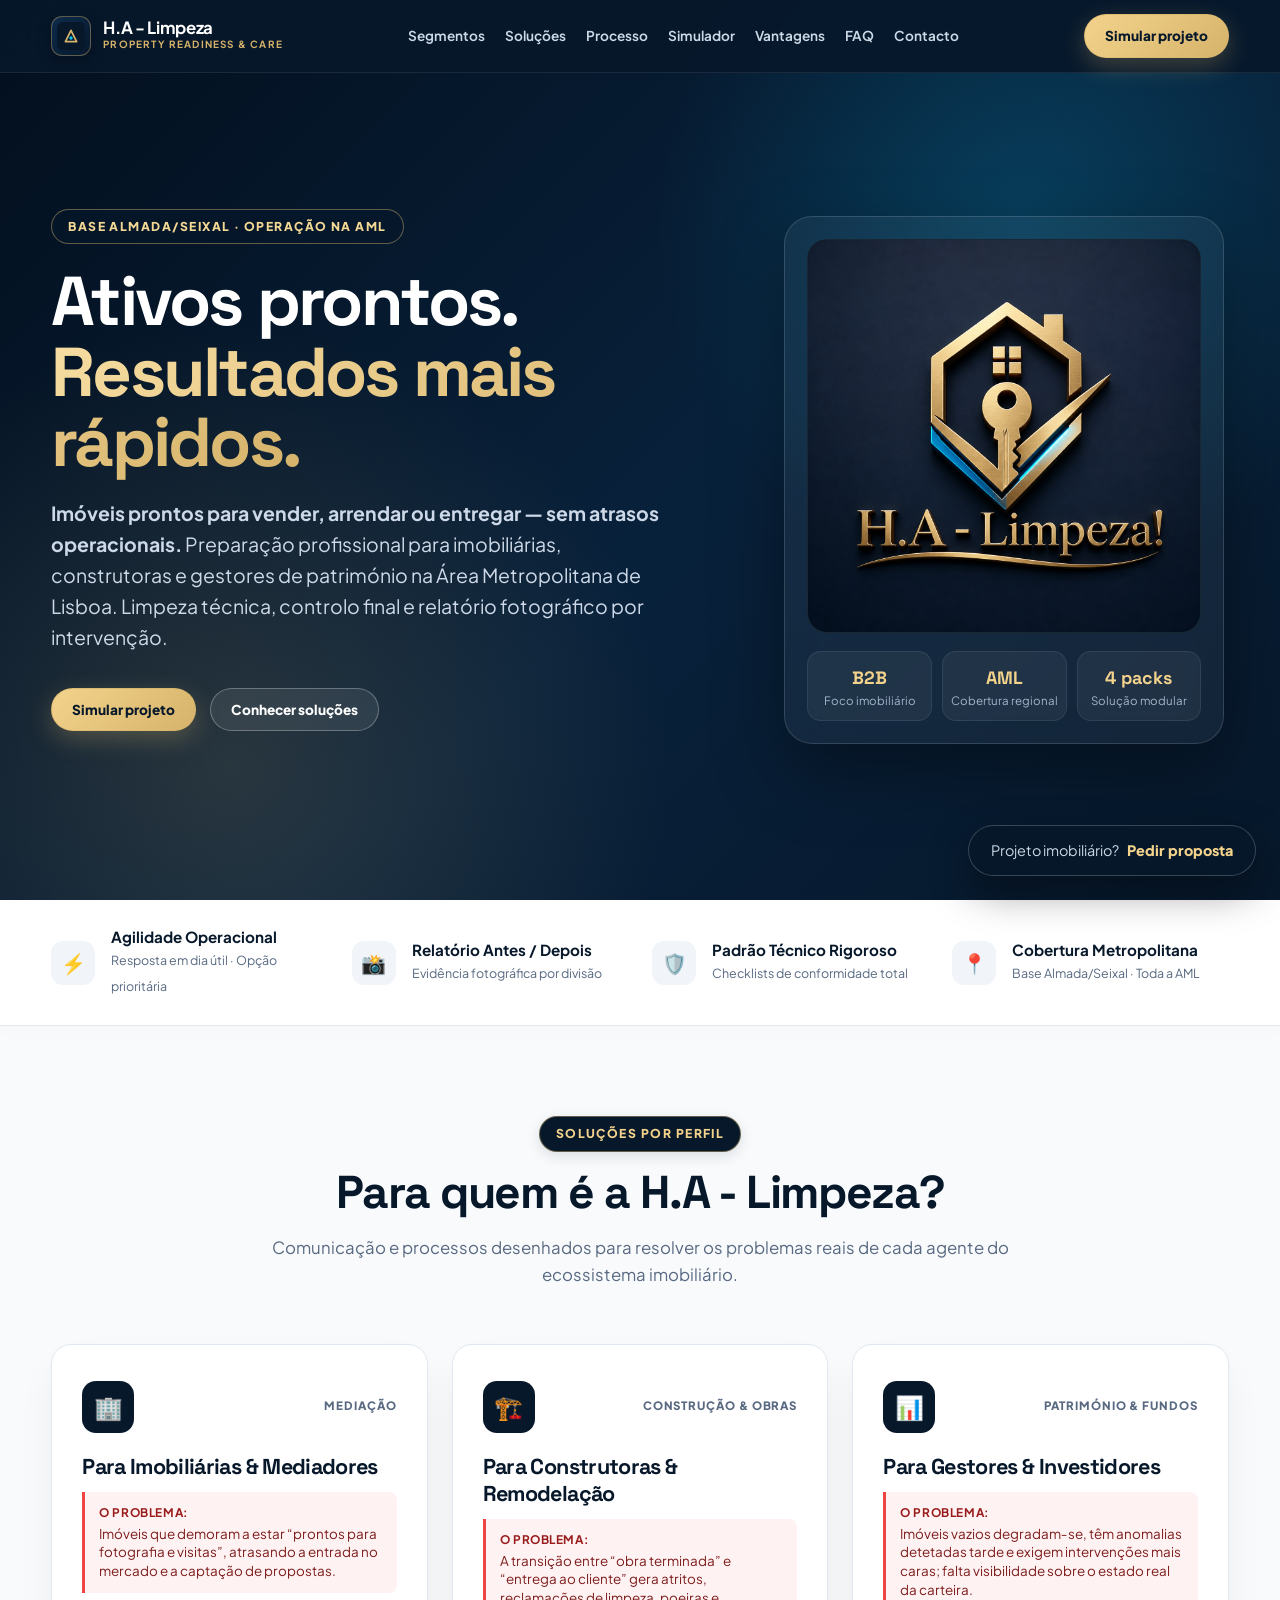
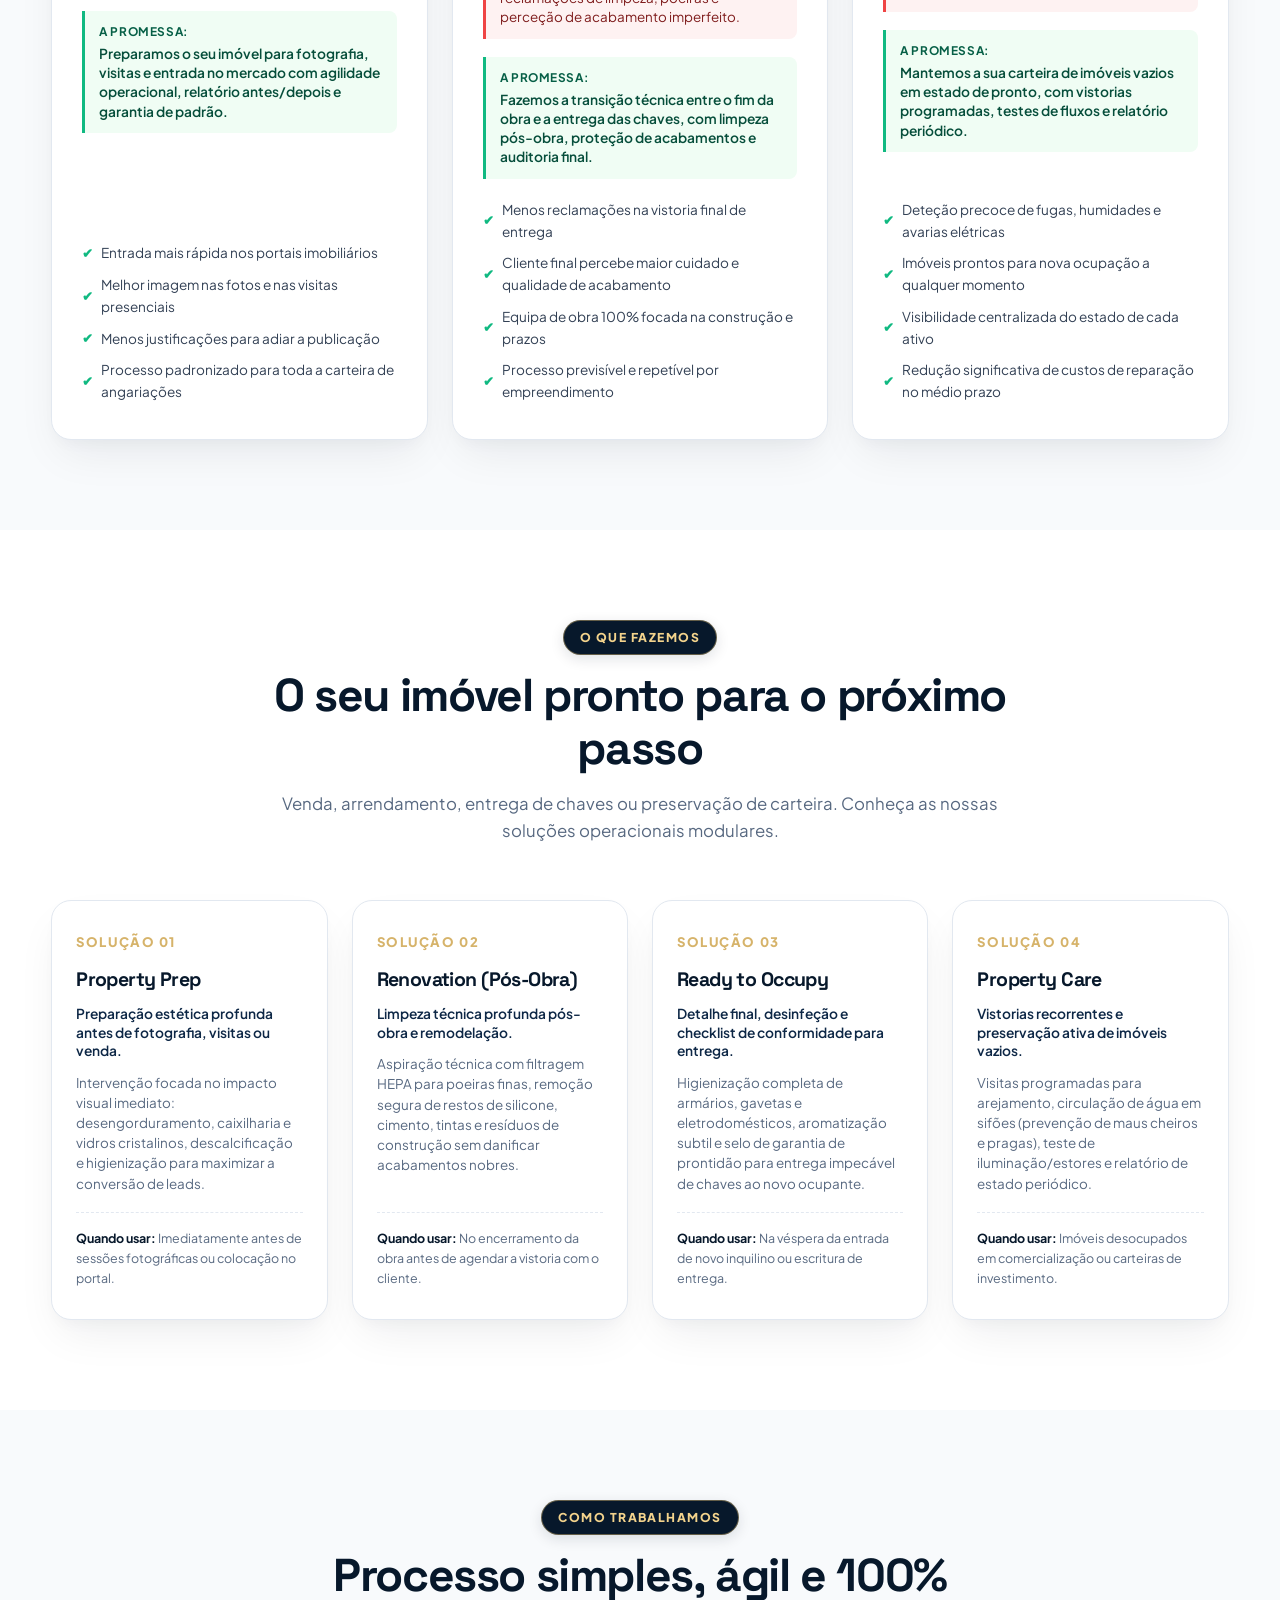
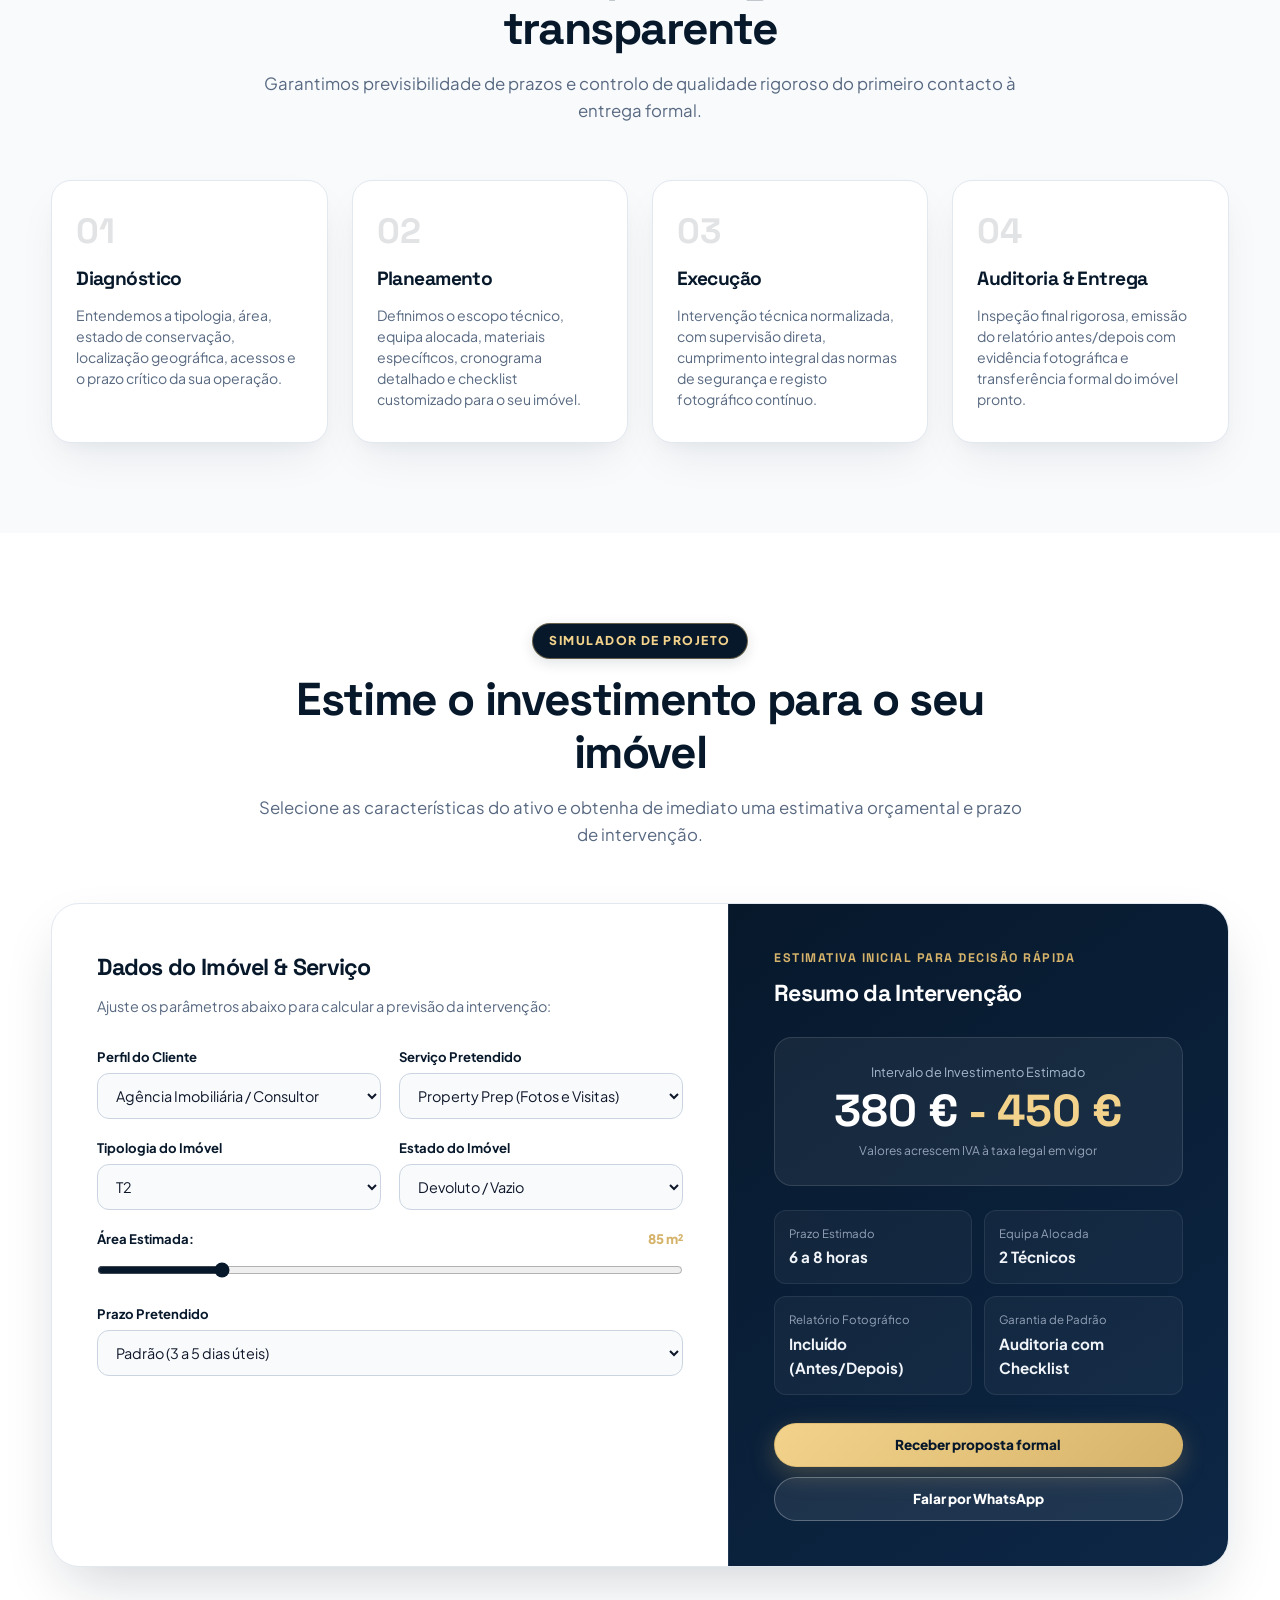
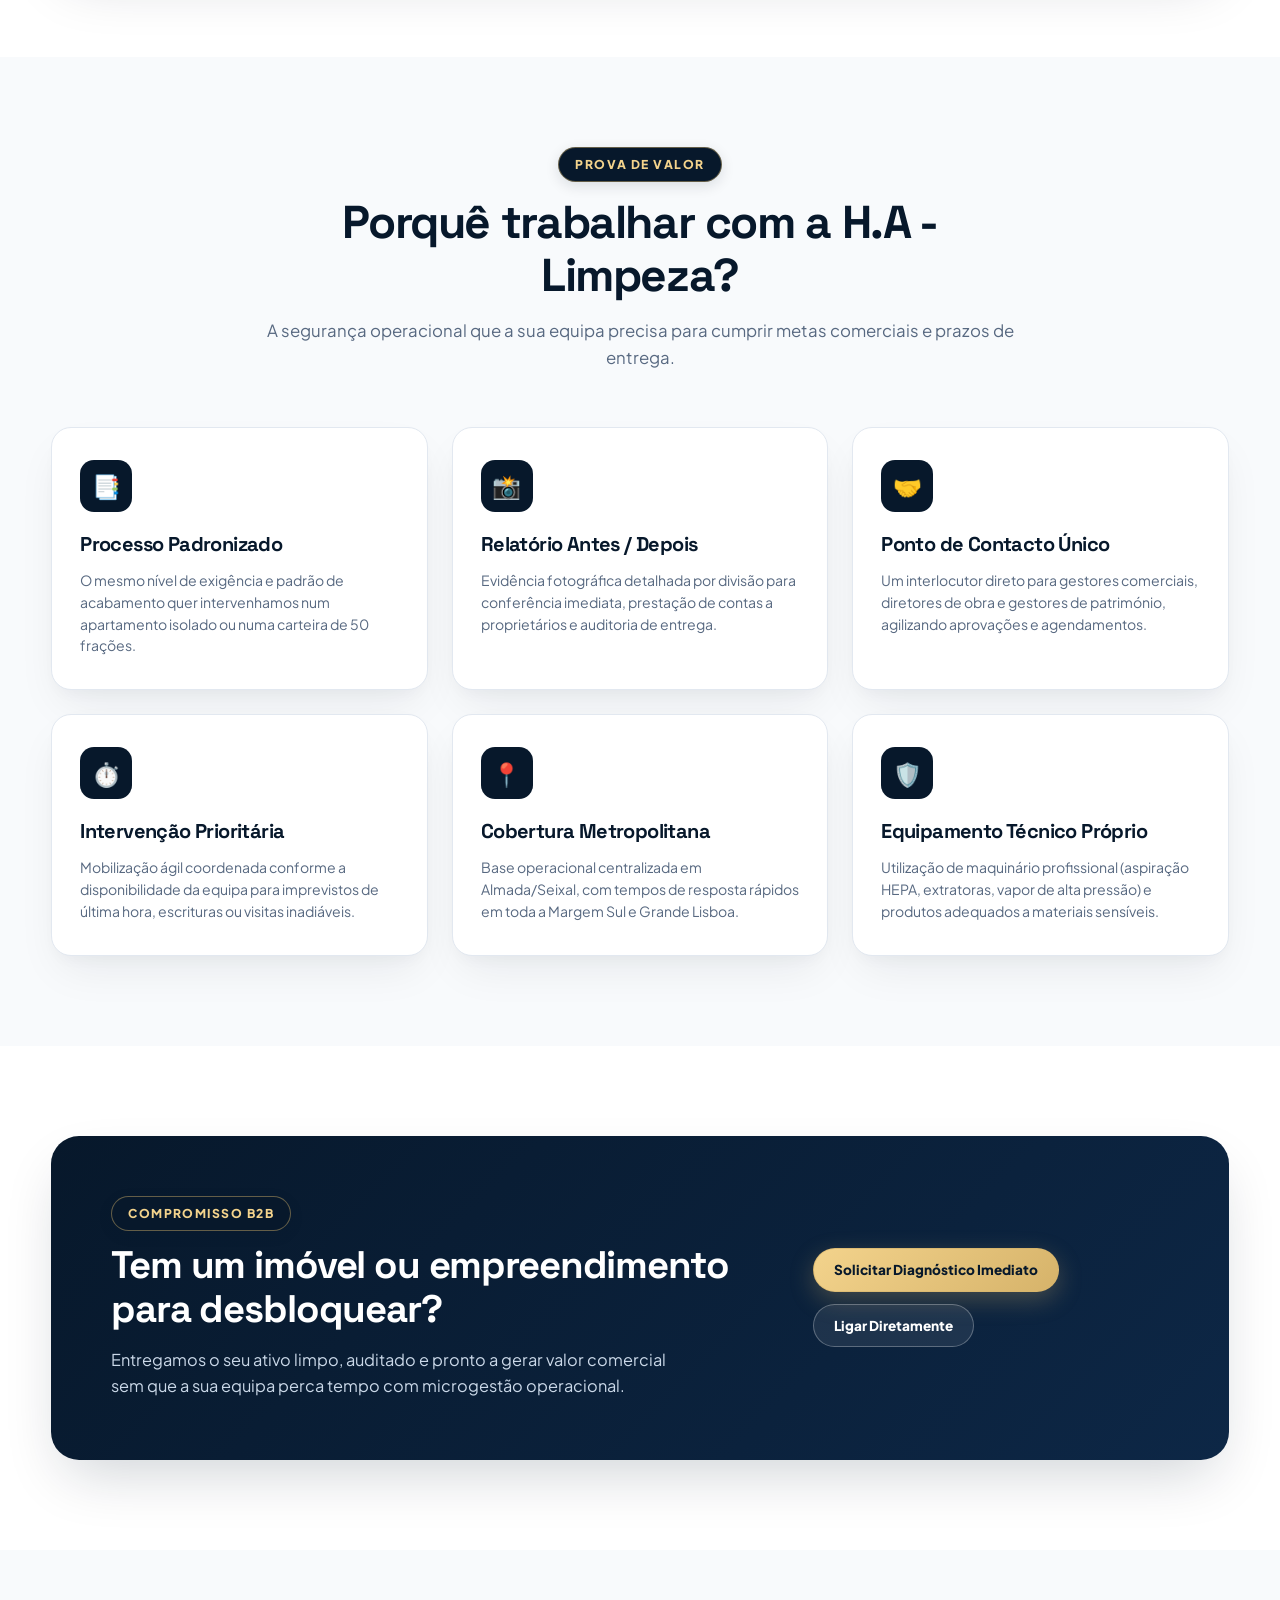
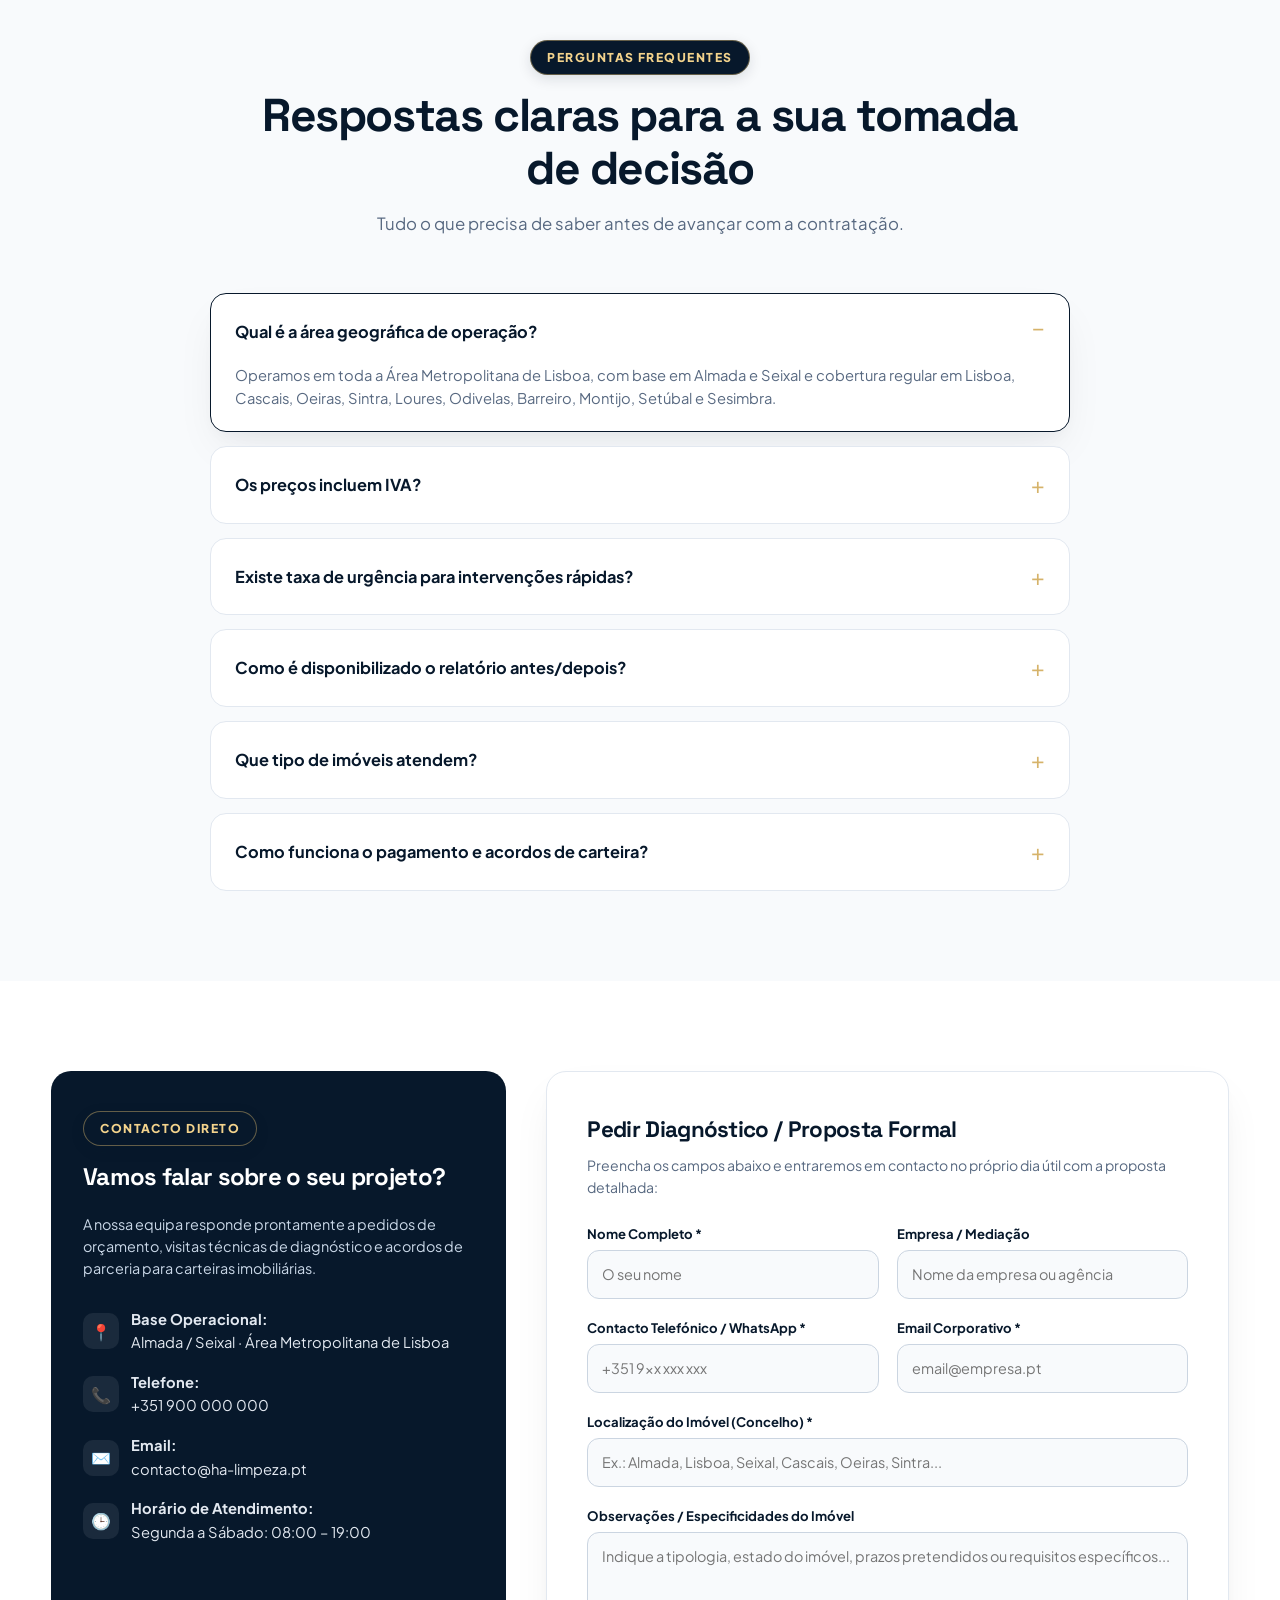
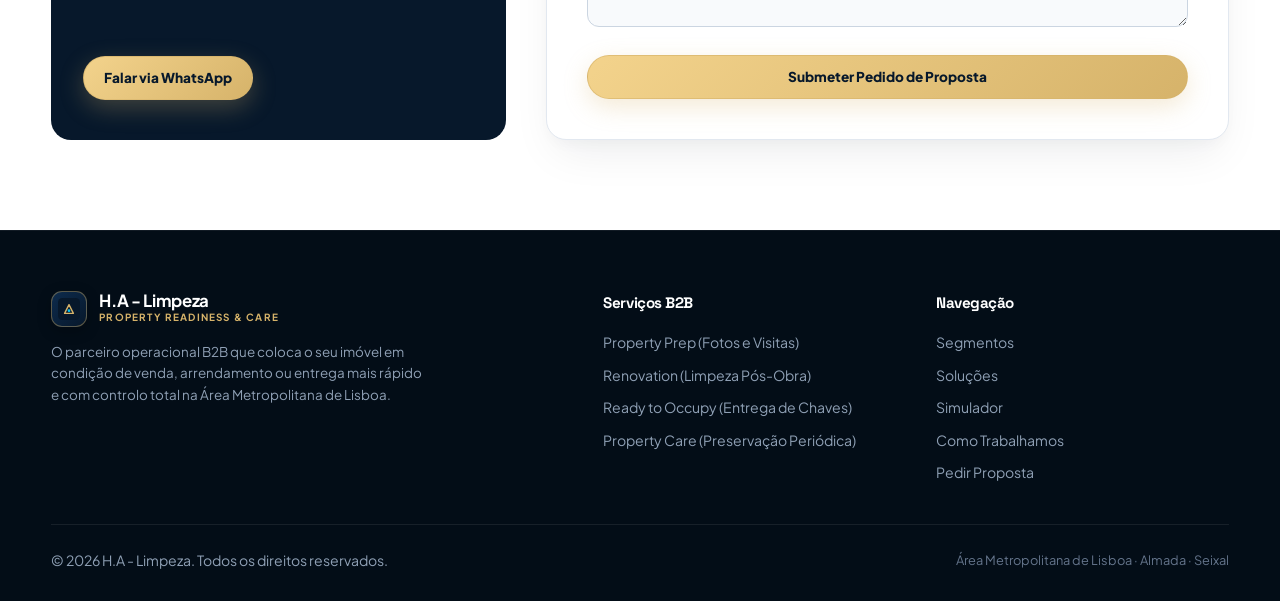
<file: index.html>
<!doctype html>
<html lang="pt-PT">

<head>
  <meta charset="utf-8">
  <meta name="viewport" content="width=device-width,initial-scale=1">
  <meta name="description"
    content="H.A - Limpeza: Imóveis prontos para vender, arrendar ou entregar — sem atrasos operacionais. Preparação profissional na Área Metropolitana de Lisboa com limpeza técnica, controlo final e relatório fotográfico.">
  <meta name="theme-color" content="#07182b">
  <meta name="robots" content="index,follow">
  <meta property="og:type" content="website">
  <meta property="og:locale" content="pt_PT">
  <meta property="og:title" content="H.A - Limpeza | Ativos prontos. Resultados mais rápidos.">
  <meta property="og:description"
    content="Imóveis prontos para vender, arrendar ou entregar — sem atrasos operacionais. Preparação profissional na Área Metropolitana de Lisboa com limpeza técnica, controlo final e relatório fotográfico.">
  <meta name="twitter:card" content="summary_large_image">
  <link rel="canonical" href="https://malanzaops.github.io/ha-limpeza/">
  <link rel="icon" type="image/svg+xml" href="assets/favicon.svg">
  <link rel="preconnect" href="https://fonts.googleapis.com">
  <link rel="preconnect" href="https://fonts.gstatic.com" crossorigin>
  <link
    href="https://fonts.googleapis.com/css2?family=Plus+Jakarta+Sans:wght@400;500;600;700;800;900&family=Space+Grotesk:wght@600;700;800&display=swap"
    rel="stylesheet">
  <script type="application/ld+json">
{
  "@context": "https://schema.org",
  "@type": "ProfessionalService",
  "name": "H.A - Limpeza | Property Readiness & Asset Care",
  "description": "Preparação profissional de imóveis para imobiliárias, construtoras e gestores de património na Área Metropolitana de Lisboa.",
  "areaServed": ["Área Metropolitana de Lisboa", "Almada", "Seixal", "Lisboa", "Setúbal", "Cascais", "Sintra", "Oeiras", "Loures"],
  "address": {
    "@type": "PostalAddress",
    "addressLocality": "Almada / Seixal",
    "addressRegion": "Setúbal / Lisboa",
    "addressCountry": "PT"
  },
  "url": "https://malanzaops.github.io/ha-limpeza/",
  "telephone": "+351 900 000 000",
  "email": "contacto@ha-limpeza.pt"
}
</script>
  <title>H.A - Limpeza | Ativos prontos. Resultados mais rápidos.</title>
  <style>
    :root {
      --navy: #07182b;
      --navy-light: #0d2746;
      --navy-card: #0c233c;
      --gold: #d6b36a;
      --gold-light: #f3d38c;
      --gold-glow: rgba(214, 179, 106, 0.28);
      --cyan: #03c5f4;
      --cyan-glow: rgba(3, 197, 244, 0.22);
      --ink: #0f172a;
      --muted: #586981;
      --paper: #f8fafc;
      --card-bg: #ffffff;
      --border: #e2e8f0;
      --ok: #10b981;
      --shadow: 0 20px 45px -10px rgba(7, 24, 43, 0.08), 0 8px 16px -6px rgba(7, 24, 43, 0.04);
      --shadow-lg: 0 25px 60px -15px rgba(7, 24, 43, 0.2);
      --radius: 20px;
      --radius-sm: 12px;
    }

    * {
      box-sizing: border-box;
      margin: 0;
      padding: 0;
    }

    html {
      scroll-behavior: smooth;
      scroll-padding-top: 90px;
    }

    body {
      font-family: 'Plus Jakarta Sans', -apple-system, BlinkMacSystemFont, Segoe UI, Roboto, sans-serif;
      color: var(--ink);
      background: var(--paper);
      line-height: 1.6;
      overflow-x: hidden;
    }

    h1,
    h2,
    h3,
    h4,
    .brand-font {
      font-family: 'Space Grotesk', 'Plus Jakarta Sans', sans-serif;
      letter-spacing: -0.03em;
    }

    button,
    input,
    select,
    textarea {
      font: inherit;
    }

    a {
      color: inherit;
      text-decoration: none;
    }

    img,
    svg {
      display: block;
      max-width: 100%;
    }

    .container {
      width: min(1200px, 92%);
      margin: auto;
    }

    /* Progress bar */
    .scroll-progress {
      position: fixed;
      top: 0;
      left: 0;
      height: 3px;
      width: 0%;
      background: linear-gradient(90deg, var(--cyan), var(--gold), #ffde94);
      z-index: 3000;
      transition: width 0.1s ease;
    }

    /* Header */
    .site-header {
      position: fixed;
      inset: 0 0 auto;
      z-index: 1000;
      background: rgba(7, 24, 43, 0.94);
      backdrop-filter: blur(16px);
      -webkit-backdrop-filter: blur(16px);
      border-bottom: 1px solid rgba(255, 255, 255, 0.08);
      transition: all 0.3s ease;
    }

    .nav {
      min-height: 72px;
      display: flex;
      align-items: center;
      justify-content: space-between;
      gap: 16px;
    }

    .brand {
      display: flex;
      align-items: center;
      gap: 12px;
      color: #fff;
      font-weight: 800;
      text-decoration: none;
      white-space: nowrap;
      flex-shrink: 0;
    }

    .brand-logo-wrap {
      width: 40px;
      height: 40px;
      border-radius: 11px;
      background: linear-gradient(135deg, #0d2b4d, #07182b);
      border: 1px solid rgba(214, 179, 106, 0.4);
      display: grid;
      place-items: center;
      padding: 5px;
      box-shadow: 0 4px 14px rgba(0, 0, 0, 0.25);
    }

    .brand-text {
      display: flex;
      flex-direction: column;
    }

    .brand-text strong {
      font-size: 1.05rem;
      color: #fff;
      letter-spacing: -0.02em;
      line-height: 1.1;
    }

    .brand-text span {
      font-size: 0.62rem;
      color: var(--gold);
      font-weight: 700;
      letter-spacing: 0.12em;
      text-transform: uppercase;
    }

    .menu {
      display: flex;
      align-items: center;
      gap: 20px;
    }

    .menu a {
      color: #cbd8e6;
      font-size: 0.85rem;
      font-weight: 650;
      white-space: nowrap;
      transition: color 0.2s ease;
    }

    .menu a:hover {
      color: var(--gold-light);
    }

    .nav-actions {
      display: flex;
      align-items: center;
      gap: 12px;
      flex-shrink: 0;
    }

    .btn {
      display: inline-flex;
      align-items: center;
      justify-content: center;
      gap: 8px;
      border-radius: 999px;
      padding: 10px 20px;
      font-weight: 800;
      font-size: 0.85rem;
      cursor: pointer;
      transition: all 0.25s ease;
      border: 1px solid transparent;
      text-decoration: none;
      white-space: nowrap;
    }

    .btn-primary {
      background: linear-gradient(135deg, var(--gold-light), var(--gold));
      color: #07182b;
      border-color: rgba(214, 179, 106, 0.6);
      box-shadow: 0 8px 24px var(--gold-glow);
    }

    .btn-primary:hover {
      background: linear-gradient(135deg, #f7dd9d, #dfbc73);
      transform: translateY(-2px);
      box-shadow: 0 12px 30px var(--gold-glow);
      color: #07182b;
    }

    .btn-secondary {
      background: rgba(255, 255, 255, 0.08);
      color: #ffffff;
      border-color: rgba(255, 255, 255, 0.28);
    }

    .btn-secondary:hover {
      background: rgba(255, 255, 255, 0.18);
      color: #ffffff;
      transform: translateY(-2px);
    }

    .btn-outline-dark {
      background: #fff;
      color: var(--navy);
      border-color: #cbd5e1;
    }

    .btn-outline-dark:hover {
      background: #f1f5f9;
      border-color: var(--navy);
      color: var(--navy);
      transform: translateY(-2px);
    }

    .hamb {
      display: none;
      background: transparent;
      color: #fff;
      border: 1px solid rgba(255, 255, 255, 0.2);
      border-radius: 10px;
      padding: 8px 12px;
      font-size: 1.2rem;
      cursor: pointer;
    }

    /* Eyebrow / Badges */
    .eyebrow {
      display: inline-flex;
      align-items: center;
      gap: 8px;
      background: var(--navy);
      color: var(--gold-light);
      border: 1px solid rgba(214, 179, 106, 0.45);
      border-radius: 999px;
      padding: 7px 16px;
      font-size: 0.76rem;
      font-weight: 800;
      text-transform: uppercase;
      letter-spacing: 0.12em;
      box-shadow: 0 4px 14px rgba(7, 24, 43, 0.12);
    }

    .hero .eyebrow {
      background: rgba(7, 24, 43, 0.65);
      color: #f4d995;
      border: 1px solid rgba(214, 179, 106, 0.45);
      box-shadow: none;
    }

    /* Hero Section (Punchy, High-Impact) */
    .hero {
      min-height: 100vh;
      padding: 155px 0 95px;
      background: radial-gradient(circle at 80% 25%, rgba(3, 197, 244, 0.18), transparent 30%),
        radial-gradient(circle at 18% 85%, rgba(214, 179, 106, 0.16), transparent 34%),
        linear-gradient(135deg, #030f1d 0%, #08213b 55%, #07182b 100%);
      color: #fff;
      display: flex;
      align-items: center;
      position: relative;
    }

    .hero-grid {
      display: grid;
      grid-template-columns: 1.2fr 0.8fr;
      gap: 55px;
      align-items: center;
    }

    .hero h1 {
      font-size: clamp(2.8rem, 5.4vw, 5rem);
      line-height: 1.02;
      margin: 22px 0 20px;
      font-weight: 800;
      letter-spacing: -0.04em;
    }

    .hero h1 span {
      color: var(--gold-light);
      background: linear-gradient(135deg, #f7dda2 0%, var(--gold) 100%);
      -webkit-background-clip: text;
      -webkit-text-fill-color: transparent;
    }

    .hero p.lead {
      font-size: clamp(1.05rem, 1.8vw, 1.22rem);
      color: #cdd9e8;
      max-width: 620px;
      line-height: 1.6;
      margin-bottom: 34px;
      font-weight: 400;
    }

    .hero-actions {
      display: flex;
      gap: 14px;
      flex-wrap: wrap;
      margin-bottom: 20px;
    }

    /* Right Hero Card with 3D Logo & Stat Pills */
    .hero-card {
      background: rgba(255, 255, 255, 0.05);
      border: 1px solid rgba(255, 255, 255, 0.14);
      border-radius: 28px;
      padding: 22px;
      box-shadow: 0 28px 70px rgba(0, 0, 0, 0.35);
      backdrop-filter: blur(14px);
      -webkit-backdrop-filter: blur(14px);
      max-width: 440px;
      margin: 0 auto;
      width: 100%;
    }

    .hero-image-wrap {
      border-radius: 20px;
      overflow: hidden;
      background: #051322;
      border: 1px solid rgba(255, 255, 255, 0.08);
      display: flex;
      align-items: center;
      justify-content: center;
    }

    .hero-image-wrap img {
      width: 100%;
      height: auto;
      display: block;
      object-fit: cover;
      border-radius: 20px;
    }

    .hero-list {
      display: grid;
      grid-template-columns: repeat(3, 1fr);
      gap: 10px;
      margin-top: 18px;
    }

    .hero-stat {
      text-align: center;
      padding: 12px 6px;
      background: rgba(255, 255, 255, 0.05);
      border: 1px solid rgba(255, 255, 255, 0.08);
      border-radius: 14px;
    }

    .hero-stat b {
      display: block;
      color: var(--gold-light);
      font-size: 1.12rem;
      font-family: 'Space Grotesk', sans-serif;
      font-weight: 800;
    }

    .hero-stat span {
      font-size: 0.72rem;
      color: #a4b7cc;
      line-height: 1.2;
      display: block;
      margin-top: 2px;
    }

    /* Trust Strip */
    .trust-strip {
      background: #ffffff;
      border-bottom: 1px solid var(--border);
      padding: 28px 0;
      box-shadow: 0 4px 20px rgba(0, 0, 0, 0.02);
    }

    .trust-grid {
      display: grid;
      grid-template-columns: repeat(4, 1fr);
      gap: 24px;
    }

    .trust-item {
      display: flex;
      align-items: center;
      gap: 16px;
    }

    .trust-icon {
      width: 44px;
      height: 44px;
      border-radius: 12px;
      background: #f1f5f9;
      color: var(--navy);
      display: grid;
      place-items: center;
      font-size: 1.25rem;
      flex-shrink: 0;
    }

    .trust-text strong {
      display: block;
      font-size: 0.95rem;
      color: var(--navy);
      line-height: 1.2;
    }

    .trust-text span {
      font-size: 0.78rem;
      color: var(--muted);
      line-height: 1.3;
    }

    /* Sections */
    .section {
      padding: 90px 0;
    }

    .section.alt {
      background: #ffffff;
    }

    .section-head {
      text-align: center;
      max-width: 780px;
      margin: 0 auto 55px;
    }

    .section-head h2 {
      font-size: clamp(2rem, 3.6vw, 3.1rem);
      line-height: 1.15;
      color: var(--navy);
      margin: 14px 0 16px;
      font-weight: 800;
    }

    .section-head p {
      font-size: 1.05rem;
      color: var(--muted);
    }

    /* Grid helper */
    .grid {
      display: grid;
      gap: 24px;
    }

    /* B2B Target Segment Cards */
    .segment-grid {
      grid-template-columns: repeat(3, 1fr);
    }

    .segment-card {
      background: #ffffff;
      border: 1px solid var(--border);
      border-radius: var(--radius);
      padding: 36px 30px;
      box-shadow: var(--shadow);
      transition: all 0.3s ease;
      display: flex;
      flex-direction: column;
      position: relative;
      overflow: hidden;
    }

    .section.alt .segment-card {
      background: var(--paper);
    }

    .segment-card:hover {
      transform: translateY(-5px);
      box-shadow: var(--shadow-lg);
      border-color: rgba(214, 179, 106, 0.5);
    }

    .segment-card-top {
      display: flex;
      align-items: center;
      justify-content: space-between;
      margin-bottom: 20px;
    }

    .segment-icon {
      width: 52px;
      height: 52px;
      border-radius: 14px;
      background: var(--navy);
      color: var(--gold);
      display: grid;
      place-items: center;
      font-size: 1.45rem;
    }

    .segment-tag {
      font-size: 0.72rem;
      font-weight: 800;
      color: var(--muted);
      text-transform: uppercase;
      letter-spacing: 0.08em;
    }

    .segment-card h3 {
      font-size: 1.35rem;
      color: var(--navy);
      margin-bottom: 12px;
      line-height: 1.25;
    }

    .problem-box {
      background: #fef2f2;
      border-left: 3px solid #ef4444;
      padding: 12px 14px;
      border-radius: 0 8px 8px 0;
      margin-bottom: 18px;
    }

    .problem-box strong {
      display: block;
      font-size: 0.74rem;
      text-transform: uppercase;
      color: #991b1b;
      letter-spacing: 0.05em;
    }

    .problem-box p {
      font-size: 0.84rem;
      color: #7f1d1d;
      margin: 2px 0 0;
      line-height: 1.4;
    }

    .promise-box {
      background: #f0fdf4;
      border-left: 3px solid #10b981;
      padding: 12px 14px;
      border-radius: 0 8px 8px 0;
      margin-bottom: 20px;
    }

    .promise-box strong {
      display: block;
      font-size: 0.74rem;
      text-transform: uppercase;
      color: #065f46;
      letter-spacing: 0.05em;
    }

    .promise-box p {
      font-size: 0.86rem;
      color: #064e3b;
      font-weight: 600;
      margin: 2px 0 0;
      line-height: 1.4;
    }

    .benefits-list {
      list-style: none;
      margin-top: auto;
      display: flex;
      flex-direction: column;
      gap: 10px;
    }

    .benefits-list li {
      font-size: 0.85rem;
      color: #334155;
      display: flex;
      align-items: center;
      gap: 8px;
    }

    .benefits-list li::before {
      content: "✔";
      color: var(--ok);
      font-weight: 800;
      font-size: 0.8rem;
    }

    /* Services Section */
    .services-grid {
      grid-template-columns: repeat(4, 1fr);
    }

    .service-card {
      background: #ffffff;
      border: 1px solid var(--border);
      border-radius: var(--radius);
      padding: 30px 24px;
      box-shadow: var(--shadow);
      transition: all 0.3s ease;
      display: flex;
      flex-direction: column;
    }

    .service-card:hover {
      transform: translateY(-4px);
      box-shadow: var(--shadow-lg);
      border-color: rgba(7, 24, 43, 0.3);
    }

    .service-num {
      font-size: 0.82rem;
      font-weight: 800;
      color: var(--gold);
      text-transform: uppercase;
      letter-spacing: 0.12em;
      margin-bottom: 12px;
    }

    .service-card h3 {
      font-size: 1.22rem;
      color: var(--navy);
      margin-bottom: 10px;
    }

    .service-tagline {
      font-size: 0.86rem;
      font-weight: 600;
      color: var(--navy-light);
      margin-bottom: 12px;
      line-height: 1.35;
    }

    .service-desc {
      font-size: 0.84rem;
      color: var(--muted);
      line-height: 1.5;
      margin-bottom: 18px;
    }

    .service-meta {
      margin-top: auto;
      padding-top: 16px;
      border-top: 1px dashed var(--border);
      font-size: 0.78rem;
      color: var(--muted);
    }

    .service-meta b {
      color: var(--navy);
    }

    /* Process / How We Work */
    .process-grid {
      grid-template-columns: repeat(4, 1fr);
      counter-reset: proc;
    }

    .process-card {
      background: #ffffff;
      border: 1px solid var(--border);
      border-radius: var(--radius);
      padding: 32px 24px;
      box-shadow: var(--shadow);
      position: relative;
    }

    .process-num {
      font-size: 2.2rem;
      font-weight: 900;
      color: rgba(7, 24, 43, 0.12);
      font-family: 'Space Grotesk', sans-serif;
      line-height: 1;
      margin-bottom: 16px;
    }

    .process-card h3 {
      font-size: 1.2rem;
      color: var(--navy);
      margin-bottom: 10px;
    }

    .process-card p {
      font-size: 0.88rem;
      color: var(--muted);
      line-height: 1.5;
    }

    /* Simulator Section */
    .sim-wrapper {
      background: #ffffff;
      border: 1px solid var(--border);
      border-radius: 28px;
      box-shadow: var(--shadow-lg);
      overflow: hidden;
    }

    .sim-grid {
      display: grid;
      grid-template-columns: 1.15fr 0.85fr;
    }

    .sim-form-side {
      padding: 45px;
    }

    .sim-form-side h3 {
      font-size: 1.45rem;
      color: var(--navy);
      margin-bottom: 8px;
    }

    .sim-form-side p.sim-desc {
      font-size: 0.9rem;
      color: var(--muted);
      margin-bottom: 28px;
    }

    .form-grid {
      display: grid;
      grid-template-columns: 1fr 1fr;
      gap: 18px;
    }

    .form-group {
      display: flex;
      flex-direction: column;
      gap: 6px;
    }

    .form-group.full {
      grid-column: 1 / -1;
    }

    .form-group label {
      font-size: 0.82rem;
      font-weight: 700;
      color: var(--navy);
      display: flex;
      justify-content: space-between;
    }

    .form-group label span.val {
      color: var(--gold);
      font-weight: 800;
    }

    .form-control {
      width: 100%;
      padding: 12px 14px;
      background: #f8fafc;
      border: 1px solid #cbd5e1;
      border-radius: 12px;
      color: var(--ink);
      font-size: 0.9rem;
      transition: border-color 0.2s ease, background 0.2s ease;
    }

    .form-control:focus {
      outline: none;
      border-color: var(--navy);
      background: #ffffff;
      box-shadow: 0 0 0 3px rgba(7, 24, 43, 0.08);
    }

    input[type="range"] {
      accent-color: var(--navy);
      cursor: pointer;
    }

    /* Simulator Results Side */
    .sim-result-side {
      background: linear-gradient(145deg, #07182b, #0d2746);
      color: #fff;
      padding: 45px;
      display: flex;
      flex-direction: column;
      justify-content: space-between;
      border-left: 1px solid rgba(255, 255, 255, 0.08);
    }

    .result-header h4 {
      font-size: 0.78rem;
      text-transform: uppercase;
      color: var(--gold);
      letter-spacing: 0.12em;
      margin-bottom: 6px;
    }

    .result-header h3 {
      font-size: 1.45rem;
      color: #fff;
      margin-bottom: 24px;
    }

    .price-display-box {
      background: rgba(255, 255, 255, 0.06);
      border: 1px solid rgba(255, 255, 255, 0.12);
      border-radius: 18px;
      padding: 24px;
      margin-bottom: 24px;
      text-align: center;
    }

    .price-display-box .price-label {
      font-size: 0.8rem;
      color: #a4b7cc;
      margin-bottom: 4px;
    }

    .price-display-box .price-value {
      font-size: clamp(2rem, 3.5vw, 2.8rem);
      font-weight: 800;
      color: #fff;
      font-family: 'Space Grotesk', sans-serif;
      line-height: 1.1;
    }

    .price-display-box .price-value span {
      color: var(--gold-light);
    }

    .price-display-box .price-iva {
      font-size: 0.75rem;
      color: #94a3b8;
      margin-top: 6px;
    }

    .result-specs {
      display: grid;
      grid-template-columns: 1fr 1fr;
      gap: 12px;
      margin-bottom: 28px;
    }

    .spec-card {
      background: rgba(255, 255, 255, 0.04);
      border: 1px solid rgba(255, 255, 255, 0.08);
      border-radius: 12px;
      padding: 14px;
    }

    .spec-card span {
      display: block;
      font-size: 0.72rem;
      color: #94a3b8;
    }

    .spec-card strong {
      font-size: 0.95rem;
      color: #f1f5f9;
      margin-top: 2px;
      display: block;
    }

    .sim-actions {
      display: flex;
      flex-direction: column;
      gap: 10px;
    }

    .sim-actions .btn {
      width: 100%;
    }

    /* Why Us / Value Proposition */
    .value-grid {
      grid-template-columns: repeat(3, 1fr);
    }

    .value-card {
      background: #ffffff;
      border: 1px solid var(--border);
      border-radius: var(--radius);
      padding: 32px 28px;
      box-shadow: var(--shadow);
    }

    .value-card h3 {
      font-size: 1.25rem;
      color: var(--navy);
      margin: 16px 0 10px;
    }

    .value-card p {
      font-size: 0.88rem;
      color: var(--muted);
      line-height: 1.55;
    }

    /* Callout Banner */
    .promise-banner {
      background: linear-gradient(135deg, var(--navy) 0%, #0d2746 100%);
      color: #fff;
      border-radius: 28px;
      padding: 60px;
      display: grid;
      grid-template-columns: 1.3fr 0.7fr;
      gap: 40px;
      align-items: center;
      box-shadow: var(--shadow-lg);
      position: relative;
      overflow: hidden;
    }

    .promise-banner h2 {
      font-size: clamp(1.8rem, 3vw, 2.6rem);
      line-height: 1.15;
      margin: 12px 0 16px;
    }

    .promise-banner p {
      font-size: 1.02rem;
      color: #cad8e8;
      max-width: 580px;
    }

    .promise-actions {
      display: flex;
      flex-direction: column;
      gap: 12px;
      align-items: flex-start;
    }

    /* FAQ Section */
    .faq-wrap {
      max-width: 860px;
      margin: auto;
      display: flex;
      flex-direction: column;
      gap: 14px;
    }

    .faq-item {
      background: #ffffff;
      border: 1px solid var(--border);
      border-radius: 16px;
      padding: 20px 24px;
      transition: all 0.2s ease;
    }

    .faq-item[open] {
      border-color: var(--navy);
      box-shadow: var(--shadow);
    }

    .faq-item summary {
      font-weight: 700;
      font-size: 1.02rem;
      color: var(--navy);
      cursor: pointer;
      display: flex;
      justify-content: space-between;
      align-items: center;
      list-style: none;
    }

    .faq-item summary::-webkit-details-marker {
      display: none;
    }

    .faq-item summary::after {
      content: "+";
      font-size: 1.4rem;
      color: var(--gold);
      font-weight: 400;
      transition: transform 0.2s ease;
    }

    .faq-item[open] summary::after {
      content: "−";
      transform: rotate(180deg);
    }

    .faq-item p {
      font-size: 0.92rem;
      color: var(--muted);
      margin-top: 14px;
      line-height: 1.6;
    }

    /* Contact Section */
    .contact-grid {
      grid-template-columns: 0.8fr 1.2fr;
      gap: 40px;
    }

    .contact-info-card {
      background: var(--navy);
      color: #fff;
      border-radius: var(--radius);
      padding: 40px 32px;
      display: flex;
      flex-direction: column;
      justify-content: space-between;
    }

    .contact-info-card h3 {
      font-size: 1.5rem;
      margin: 12px 0 16px;
    }

    .contact-info-card p {
      font-size: 0.9rem;
      color: #cad8e8;
      line-height: 1.55;
      margin-bottom: 28px;
    }

    .contact-details {
      list-style: none;
      display: flex;
      flex-direction: column;
      gap: 16px;
    }

    .contact-details li {
      display: flex;
      align-items: center;
      gap: 12px;
      font-size: 0.92rem;
      color: #e2e8f0;
    }

    .contact-icon {
      width: 36px;
      height: 36px;
      border-radius: 10px;
      background: rgba(255, 255, 255, 0.08);
      display: grid;
      place-items: center;
      color: var(--gold);
      font-size: 1rem;
    }

    .contact-form-card {
      background: #ffffff;
      border: 1px solid var(--border);
      border-radius: var(--radius);
      padding: 40px;
      box-shadow: var(--shadow);
    }

    .contact-form-card h3 {
      font-size: 1.4rem;
      color: var(--navy);
      margin-bottom: 6px;
    }

    .contact-form-card p {
      font-size: 0.88rem;
      color: var(--muted);
      margin-bottom: 24px;
    }

    /* Footer */
    .footer {
      background: #030d17;
      color: #8fa0b5;
      padding: 60px 0 30px;
      border-top: 1px solid rgba(255, 255, 255, 0.06);
      font-size: 0.88rem;
    }

    .footer-grid {
      display: grid;
      grid-template-columns: 1.4fr 0.8fr 0.8fr;
      gap: 40px;
      margin-bottom: 40px;
    }

    .footer h4 {
      color: #fff;
      font-size: 0.95rem;
      margin-bottom: 16px;
    }

    .footer-links {
      list-style: none;
      display: flex;
      flex-direction: column;
      gap: 10px;
    }

    .footer-links a {
      color: #8fa0b5;
      transition: color 0.2s ease;
    }

    .footer-links a:hover {
      color: var(--gold);
    }

    .footer-bottom {
      padding-top: 24px;
      border-top: 1px solid rgba(255, 255, 255, 0.08);
      display: flex;
      justify-content: space-between;
      align-items: center;
      flex-wrap: wrap;
      gap: 14px;
    }

    /* Floating Pill CTA (Matching Screenshot) */
    .floating-cta {
      position: fixed;
      right: 24px;
      bottom: 24px;
      z-index: 999;
      display: inline-flex;
      align-items: center;
      gap: 8px;
      background: rgba(7, 24, 43, 0.95);
      color: #fff;
      padding: 13px 22px;
      border-radius: 999px;
      border: 1px solid rgba(255, 255, 255, 0.2);
      box-shadow: 0 16px 40px rgba(0, 0, 0, 0.4);
      font-size: 0.9rem;
      text-decoration: none;
      backdrop-filter: blur(10px);
      transition: all 0.25s ease;
    }

    .floating-cta:hover {
      transform: translateY(-3px);
      background: #0c2746;
      border-color: var(--gold);
    }

    .floating-cta span {
      color: #cbd8e6;
    }

    .floating-cta b {
      color: var(--gold-light);
      font-weight: 800;
    }

    /* Toast */
    .toast {
      position: fixed;
      bottom: 30px;
      left: 50%;
      transform: translateX(-50%) translateY(100px);
      background: var(--navy);
      color: #fff;
      border: 1px solid var(--gold);
      padding: 14px 24px;
      border-radius: 999px;
      box-shadow: var(--shadow-lg);
      font-size: 0.9rem;
      font-weight: 600;
      z-index: 3000;
      opacity: 0;
      transition: all 0.3s cubic-bezier(0.16, 1, 0.3, 1);
      pointer-events: none;
    }

    .toast.show {
      transform: translateX(-50%) translateY(0);
      opacity: 1;
    }

    /* Responsive adjustments */
    @media (max-width: 1024px) {

      .hero-grid,
      .sim-grid,
      .contact-grid,
      .promise-banner {
        grid-template-columns: 1fr;
      }

      .segment-grid,
      .services-grid,
      .process-grid,
      .value-grid {
        grid-template-columns: 1fr 1fr;
      }

      .trust-grid {
        grid-template-columns: 1fr 1fr;
      }

      .footer-grid {
        grid-template-columns: 1fr;
      }

      .menu {
        display: none;
        position: absolute;
        top: 80px;
        left: 0;
        right: 0;
        background: #07182b;
        padding: 24px 6%;
        flex-direction: column;
        align-items: flex-start;
        gap: 16px;
        border-bottom: 1px solid rgba(255, 255, 255, 0.1);
      }

      .menu.open {
        display: flex;
      }

      .hamb {
        display: block;
      }

      .nav-actions .btn {
        display: none;
      }
    }

    @media (max-width: 640px) {

      .segment-grid,
      .services-grid,
      .process-grid,
      .value-grid,
      .trust-grid,
      .form-grid,
      .result-specs {
        grid-template-columns: 1fr;
      }

      .hero {
        padding-top: 130px;
      }

      .hero-card {
        max-width: 100%;
      }

      .sim-form-side,
      .sim-result-side,
      .contact-form-card,
      .promise-banner {
        padding: 28px 20px;
      }
    }
  </style>
</head>

<body>
  <div class="scroll-progress" id="progress"></div>

  <!-- Header -->
  <header class="site-header">
    <div class="container nav">
      <a class="brand" href="#inicio">
        <div class="brand-logo-wrap">
          <svg viewBox="0 0 40 40" width="28" height="28" fill="none" xmlns="http://www.w3.org/2000/svg">
            <rect width="40" height="40" rx="8" fill="#07182b" />
            <path d="M12 28L20 12L28 28Z" stroke="#d6b36a" stroke-width="2.5" stroke-linejoin="round" />
            <circle cx="20" cy="23" r="2.5" fill="#03c5f4" />
          </svg>
        </div>
        <div class="brand-text">
          <strong>H.A - Limpeza</strong>
          <span>Property Readiness & Care</span>
        </div>
      </a>

      <button class="hamb" id="hambBtn" aria-label="Abrir menu de navegação" aria-expanded="false">☰</button>

      <nav class="menu" id="navMenu" aria-label="Navegação principal">
        <a href="#segmentos">Segmentos</a>
        <a href="#servicos">Soluções</a>
        <a href="#processo">Processo</a>
        <a href="#simulador">Simulador</a>
        <a href="#diferenciais">Vantagens</a>
        <a href="#faq">FAQ</a>
        <a href="#contacto">Contacto</a>
      </nav>

      <div class="nav-actions">
        <a class="btn btn-primary" href="#simulador">Simular projeto</a>
      </div>
    </div>
  </header>

  <main>
    <!-- Hero Section (Impactful & Punchy Copy) -->
    <section class="hero" id="inicio">
      <div class="container hero-grid">
        <div>
          <div class="eyebrow">
            <span>BASE ALMADA/SEIXAL · OPERAÇÃO NA AML</span>
          </div>
          <h1>Ativos prontos.<br><span>Resultados mais rápidos.</span></h1>
          <p class="lead"><strong>Imóveis prontos para vender, arrendar ou entregar — sem atrasos operacionais.</strong>
            Preparação profissional para imobiliárias, construtoras e gestores de património na Área Metropolitana de
            Lisboa. Limpeza técnica, controlo final e relatório fotográfico por intervenção.</p>

          <div class="hero-actions">
            <a class="btn btn-primary" href="#simulador">Simular projeto</a>
            <a class="btn btn-secondary" href="#servicos">Conhecer soluções</a>
          </div>
        </div>

        <!-- Hero Card with 3D Logo & Stat Pills -->
        <div class="hero-card">
          <div class="hero-image-wrap">
            <img src="assets/logo.png" alt="H.A - Limpeza! Logo" width="380" height="380" loading="eager">
          </div>
          <div class="hero-list">
            <div class="hero-stat">
              <b>B2B</b>
              <span>Foco imobiliário</span>
            </div>
            <div class="hero-stat">
              <b>AML</b>
              <span>Cobertura regional</span>
            </div>
            <div class="hero-stat">
              <b>4 packs</b>
              <span>Solução modular</span>
            </div>
          </div>
        </div>
      </div>
    </section>

    <!-- Trust Strip -->
    <section class="trust-strip" aria-label="Pilares operacionais">
      <div class="container trust-grid">
        <div class="trust-item">
          <div class="trust-icon">⚡</div>
          <div class="trust-text">
            <strong>Agilidade Operacional</strong>
            <span>Resposta em dia útil · Opção prioritária</span>
          </div>
        </div>
        <div class="trust-item">
          <div class="trust-icon">📸</div>
          <div class="trust-text">
            <strong>Relatório Antes / Depois</strong>
            <span>Evidência fotográfica por divisão</span>
          </div>
        </div>
        <div class="trust-item">
          <div class="trust-icon">🛡️</div>
          <div class="trust-text">
            <strong>Padrão Técnico Rigoroso</strong>
            <span>Checklists de conformidade total</span>
          </div>
        </div>
        <div class="trust-item">
          <div class="trust-icon">📍</div>
          <div class="trust-text">
            <strong>Cobertura Metropolitana</strong>
            <span>Base Almada/Seixal · Toda a AML</span>
          </div>
        </div>
      </div>
    </section>

    <!-- Section: Para Quem É (B2B Segments) -->
    <section class="section" id="segmentos">
      <div class="container">
        <header class="section-head">
          <span class="eyebrow">Soluções por Perfil</span>
          <h2>Para quem é a H.A - Limpeza?</h2>
          <p>Comunicação e processos desenhados para resolver os problemas reais de cada agente do ecossistema
            imobiliário.</p>
        </header>

        <div class="grid segment-grid">
          <!-- 1. Imobiliárias -->
          <article class="segment-card">
            <div class="segment-card-top">
              <div class="segment-icon">🏢</div>
              <span class="segment-tag">Mediação</span>
            </div>
            <h3>Para Imobiliárias & Mediadores</h3>

            <div class="problem-box">
              <strong>O Problema:</strong>
              <p>Imóveis que demoram a estar “prontos para fotografia e visitas”, atrasando a entrada no mercado e a
                captação de propostas.</p>
            </div>

            <div class="promise-box">
              <strong>A Promessa:</strong>
              <p>Preparamos o seu imóvel para fotografia, visitas e entrada no mercado com agilidade operacional,
                relatório antes/depois e garantia de padrão.</p>
            </div>

            <ul class="benefits-list">
              <li>Entrada mais rápida nos portais imobiliários</li>
              <li>Melhor imagem nas fotos e nas visitas presenciais</li>
              <li>Menos justificações para adiar a publicação</li>
              <li>Processo padronizado para toda a carteira de angariações</li>
            </ul>
          </article>

          <!-- 2. Construtoras -->
          <article class="segment-card">
            <div class="segment-card-top">
              <div class="segment-icon">🏗️</div>
              <span class="segment-tag">Construção & Obras</span>
            </div>
            <h3>Para Construtoras & Remodelação</h3>

            <div class="problem-box">
              <strong>O Problema:</strong>
              <p>A transição entre “obra terminada” e “entrega ao cliente” gera atritos, reclamações de limpeza, poeiras
                e perceção de acabamento imperfeito.</p>
            </div>

            <div class="promise-box">
              <strong>A Promessa:</strong>
              <p>Fazemos a transição técnica entre o fim da obra e a entrega das chaves, com limpeza pós‑obra, proteção
                de acabamentos e auditoria final.</p>
            </div>

            <ul class="benefits-list">
              <li>Menos reclamações na vistoria final de entrega</li>
              <li>Cliente final percebe maior cuidado e qualidade de acabamento</li>
              <li>Equipa de obra 100% focada na construção e prazos</li>
              <li>Processo previsível e repetível por empreendimento</li>
            </ul>
          </article>

          <!-- 3. Gestores de Património -->
          <article class="segment-card">
            <div class="segment-card-top">
              <div class="segment-icon">📊</div>
              <span class="segment-tag">Património & Fundos</span>
            </div>
            <h3>Para Gestores & Investidores</h3>

            <div class="problem-box">
              <strong>O Problema:</strong>
              <p>Imóveis vazios degradam‑se, têm anomalias detetadas tarde e exigem intervenções mais caras; falta
                visibilidade sobre o estado real da carteira.</p>
            </div>

            <div class="promise-box">
              <strong>A Promessa:</strong>
              <p>Mantemos a sua carteira de imóveis vazios em estado de pronto, com vistorias programadas, testes de
                fluxos e relatório periódico.</p>
            </div>

            <ul class="benefits-list">
              <li>Deteção precoce de fugas, humidades e avarias elétricas</li>
              <li>Imóveis prontos para nova ocupação a qualquer momento</li>
              <li>Visibilidade centralizada do estado de cada ativo</li>
              <li>Redução significativa de custos de reparação no médio prazo</li>
            </ul>
          </article>
        </div>
      </div>
    </section>

    <!-- Section: O Que Fazemos (Services Focused on Outcome) -->
    <section class="section alt" id="servicos">
      <div class="container">
        <header class="section-head">
          <span class="eyebrow">O Que Fazemos</span>
          <h2>O seu imóvel pronto para o próximo passo</h2>
          <p>Venda, arrendamento, entrega de chaves ou preservação de carteira. Conheça as nossas soluções operacionais
            modulares.</p>
        </header>

        <div class="grid services-grid">
          <!-- 1. Property Prep -->
          <article class="service-card">
            <span class="service-num">Solução 01</span>
            <h3>Property Prep</h3>
            <p class="service-tagline">Preparação estética profunda antes de fotografia, visitas ou venda.</p>
            <p class="service-desc">Intervenção focada no impacto visual imediato: desengorduramento, caixilharia e
              vidros cristalinos, descalcificação e higienização para maximizar a conversão de leads.</p>
            <div class="service-meta">
              <b>Quando usar:</b> Imediatamente antes de sessões fotográficas ou colocação no portal.
            </div>
          </article>

          <!-- 2. Renovation -->
          <article class="service-card">
            <span class="service-num">Solução 02</span>
            <h3>Renovation (Pós-Obra)</h3>
            <p class="service-tagline">Limpeza técnica profunda pós-obra e remodelação.</p>
            <p class="service-desc">Aspiração técnica com filtragem HEPA para poeiras finas, remoção segura de restos de
              silicone, cimento, tintas e resíduos de construção sem danificar acabamentos nobres.</p>
            <div class="service-meta">
              <b>Quando usar:</b> No encerramento da obra antes de agendar a vistoria com o cliente.
            </div>
          </article>

          <!-- 3. Ready to Occupy -->
          <article class="service-card">
            <span class="service-num">Solução 03</span>
            <h3>Ready to Occupy</h3>
            <p class="service-tagline">Detalhe final, desinfeção e checklist de conformidade para entrega.</p>
            <p class="service-desc">Higienização completa de armários, gavetas e eletrodomésticos, aromatização subtil e
              selo de garantia de prontidão para entrega impecável de chaves ao novo ocupante.</p>
            <div class="service-meta">
              <b>Quando usar:</b> Na véspera da entrada de novo inquilino ou escritura de entrega.
            </div>
          </article>

          <!-- 4. Property Care -->
          <article class="service-card">
            <span class="service-num">Solução 04</span>
            <h3>Property Care</h3>
            <p class="service-tagline">Vistorias recorrentes e preservação ativa de imóveis vazios.</p>
            <p class="service-desc">Visitas programadas para arejamento, circulação de água em sifões (prevenção de maus
              cheiros e pragas), teste de iluminação/estores e relatório de estado periódico.</p>
            <div class="service-meta">
              <b>Quando usar:</b> Imóveis desocupados em comercialização ou carteiras de investimento.
            </div>
          </article>
        </div>
      </div>
    </section>

    <!-- Section: Como Trabalhamos (Process) -->
    <section class="section" id="processo">
      <div class="container">
        <header class="section-head">
          <span class="eyebrow">Como Trabalhamos</span>
          <h2>Processo simples, ágil e 100% transparente</h2>
          <p>Garantimos previsibilidade de prazos e controlo de qualidade rigoroso do primeiro contacto à entrega
            formal.</p>
        </header>

        <div class="grid process-grid">
          <div class="process-card">
            <div class="process-num">01</div>
            <h3>Diagnóstico</h3>
            <p>Entendemos a tipologia, área, estado de conservação, localização geográfica, acessos e o prazo crítico da
              sua operação.</p>
          </div>

          <div class="process-card">
            <div class="process-num">02</div>
            <h3>Planeamento</h3>
            <p>Definimos o escopo técnico, equipa alocada, materiais específicos, cronograma detalhado e checklist
              customizado para o seu imóvel.</p>
          </div>

          <div class="process-card">
            <div class="process-num">03</div>
            <h3>Execução</h3>
            <p>Intervenção técnica normalizada, com supervisão direta, cumprimento integral das normas de segurança e
              registo fotográfico contínuo.</p>
          </div>

          <div class="process-card">
            <div class="process-num">04</div>
            <h3>Auditoria & Entrega</h3>
            <p>Inspeção final rigorosa, emissão do relatório antes/depois com evidência fotográfica e transferência
              formal do imóvel pronto.</p>
          </div>
        </div>
      </div>
    </section>

    <!-- Section: Simulador de Projeto B2B -->
    <section class="section alt" id="simulador">
      <div class="container">
        <header class="section-head">
          <span class="eyebrow">Simulador de Projeto</span>
          <h2>Estime o investimento para o seu imóvel</h2>
          <p>Selecione as características do ativo e obtenha de imediato uma estimativa orçamental e prazo de
            intervenção.</p>
        </header>

        <div class="sim-wrapper">
          <div class="sim-grid">
            <!-- Inputs Side -->
            <div class="sim-form-side">
              <h3>Dados do Imóvel & Serviço</h3>
              <p class="sim-desc">Ajuste os parâmetros abaixo para calcular a previsão da intervenção:</p>

              <div class="form-grid">
                <!-- Perfil de Cliente -->
                <div class="form-group">
                  <label for="simClientType">Perfil do Cliente</label>
                  <select id="simClientType" class="form-control">
                    <option value="imobiliaria">Agência Imobiliária / Consultor</option>
                    <option value="construtora">Empresa de Construção / Remodelação</option>
                    <option value="gestor">Gestor de Ativos / Fundo Imobiliário</option>
                    <option value="particular">Proprietário Particular</option>
                  </select>
                </div>

                <!-- Serviço Pretendido -->
                <div class="form-group">
                  <label for="simService">Serviço Pretendido</label>
                  <select id="simService" class="form-control">
                    <option value="prep">Property Prep (Fotos e Visitas)</option>
                    <option value="reno">Renovation (Limpeza Pós-Obra)</option>
                    <option value="ready">Ready to Occupy (Pronto a Habitar / Entrega)</option>
                    <option value="care">Property Care (Preservação Periódica)</option>
                  </select>
                </div>

                <!-- Tipologia -->
                <div class="form-group">
                  <label for="simType">Tipologia do Imóvel</label>
                  <select id="simType" class="form-control">
                    <option value="T0/T1">T0 / T1</option>
                    <option value="T2" selected>T2</option>
                    <option value="T3">T3</option>
                    <option value="T4+">T4+ ou Moradia</option>
                  </select>
                </div>

                <!-- Estado do Imóvel -->
                <div class="form-group">
                  <label for="simState">Estado do Imóvel</label>
                  <select id="simState" class="form-control">
                    <option value="vazio">Devoluto / Vazio</option>
                    <option value="mobilado">Mobilado / Decorado</option>
                    <option value="pos-obra">Pós-Obra Recente</option>
                    <option value="desgaste">Fim de Arrendamento / Desgaste</option>
                  </select>
                </div>

                <!-- Área Estimada Slider -->
                <div class="form-group full">
                  <label for="simArea">Área Estimada: <span class="val" id="areaDisplay">85 m²</span></label>
                  <input type="range" id="simArea" min="30" max="300" step="5" value="85" class="form-control"
                    style="padding: 6px 0;">
                </div>

                <!-- Urgência / Prazo -->
                <div class="form-group full">
                  <label for="simUrgency">Prazo Pretendido</label>
                  <select id="simUrgency" class="form-control">
                    <option value="padrao">Padrão (3 a 5 dias úteis)</option>
                    <option value="prioritario">Prioritário (48h a 72h — sujeito a capacidade)</option>
                    <option value="urgente">Urgência Express (sujeito a escala da equipa)</option>
                  </select>
                </div>
              </div>
            </div>

            <!-- Results Side -->
            <div class="sim-result-side">
              <div>
                <div class="result-header">
                  <h4>Estimativa inicial para decisão rápida</h4>
                  <h3>Resumo da Intervenção</h3>
                </div>

                <div class="price-display-box">
                  <div class="price-label">Intervalo de Investimento Estimado</div>
                  <div class="price-value" id="priceDisplay">390 € <span>- 450 €</span></div>
                  <div class="price-iva">Valores acrescem IVA à taxa legal em vigor</div>
                </div>

                <div class="result-specs">
                  <div class="spec-card">
                    <span>Prazo Estimado</span>
                    <strong id="timeDisplay">1 Dia Útil (6-8h)</strong>
                  </div>
                  <div class="spec-card">
                    <span>Equipa Alocada</span>
                    <strong id="teamDisplay">2 Técnicos Especialistas</strong>
                  </div>
                  <div class="spec-card">
                    <span>Relatório Fotográfico</span>
                    <strong>Incluído (Antes/Depois)</strong>
                  </div>
                  <div class="spec-card">
                    <span>Garantia de Padrão</span>
                    <strong>Auditoria com Checklist</strong>
                  </div>
                </div>
              </div>

              <div class="sim-actions">
                <button class="btn btn-primary" id="btnRequestFromSim">Receber proposta formal</button>
                <button class="btn btn-secondary" id="btnWhatsAppSim">Falar por WhatsApp</button>
              </div>
            </div>
          </div>
        </div>
      </div>
    </section>

    <!-- Section: Porquê Trabalhar Connosco -->
    <section class="section" id="diferenciais">
      <div class="container">
        <header class="section-head">
          <span class="eyebrow">Prova de Valor</span>
          <h2>Porquê trabalhar com a H.A - Limpeza?</h2>
          <p>A segurança operacional que a sua equipa precisa para cumprir metas comerciais e prazos de entrega.</p>
        </header>

        <div class="grid value-grid">
          <div class="value-card">
            <div class="segment-icon">📑</div>
            <h3>Processo Padronizado</h3>
            <p>O mesmo nível de exigência e padrão de acabamento quer intervenhamos num apartamento isolado ou numa
              carteira de 50 frações.</p>
          </div>

          <div class="value-card">
            <div class="segment-icon">📸</div>
            <h3>Relatório Antes / Depois</h3>
            <p>Evidência fotográfica detalhada por divisão para conferência imediata, prestação de contas a
              proprietários e auditoria de entrega.</p>
          </div>

          <div class="value-card">
            <div class="segment-icon">🤝</div>
            <h3>Ponto de Contacto Único</h3>
            <p>Um interlocutor direto para gestores comerciais, diretores de obra e gestores de património, agilizando
              aprovações e agendamentos.</p>
          </div>

          <div class="value-card">
            <div class="segment-icon">⏱️</div>
            <h3>Intervenção Prioritária</h3>
            <p>Mobilização ágil coordenada conforme a disponibilidade da equipa para imprevistos de última hora,
              escrituras ou visitas inadiáveis.</p>
          </div>

          <div class="value-card">
            <div class="segment-icon">📍</div>
            <h3>Cobertura Metropolitana</h3>
            <p>Base operacional centralizada em Almada/Seixal, com tempos de resposta rápidos em toda a Margem Sul e
              Grande Lisboa.</p>
          </div>

          <div class="value-card">
            <div class="segment-icon">🛡️</div>
            <h3>Equipamento Técnico Próprio</h3>
            <p>Utilização de maquinário profissional (aspiração HEPA, extratoras, vapor de alta pressão) e produtos
              adequados a materiais sensíveis.</p>
          </div>
        </div>
      </div>
    </section>

    <!-- Promise Callout Banner -->
    <section class="section alt">
      <div class="container">
        <div class="promise-banner">
          <div>
            <span class="eyebrow">Compromisso B2B</span>
            <h2>Tem um imóvel ou empreendimento para desbloquear?</h2>
            <p>Entregamos o seu ativo limpo, auditado e pronto a gerar valor comercial sem que a sua equipa perca tempo
              com microgestão operacional.</p>
          </div>
          <div class="promise-actions">
            <a class="btn btn-primary" href="#contacto">Solicitar Diagnóstico Imediato</a>
            <a class="btn btn-secondary" href="tel:+351900000000">Ligar Diretamente</a>
          </div>
        </div>
      </div>
    </section>

    <!-- Section: FAQ Comercial -->
    <section class="section" id="faq">
      <div class="container">
        <header class="section-head">
          <span class="eyebrow">Perguntas Frequentes</span>
          <h2>Respostas claras para a sua tomada de decisão</h2>
          <p>Tudo o que precisa de saber antes de avançar com a contratação.</p>
        </header>

        <div class="faq-wrap">
          <details class="faq-item" open>
            <summary>Qual é a área geográfica de operação?</summary>
            <p>Operamos em toda a Área Metropolitana de Lisboa, com base em Almada e Seixal e cobertura regular em
              Lisboa, Cascais, Oeiras, Sintra, Loures, Odivelas, Barreiro, Montijo, Setúbal e Sesimbra.</p>
          </details>

          <details class="faq-item">
            <summary>Os preços incluem IVA?</summary>
            <p>As estimativas do simulador e as tabelas comerciais base não incluem IVA. O imposto é discriminado à taxa
              legal em vigor na proposta formal e faturação.</p>
          </details>

          <details class="faq-item">
            <summary>Existe taxa de urgência para intervenções rápidas?</summary>
            <p>Para intervenções de caráter prioritário com prazos reduzidos ou em fins de semana/feriados, a
              mobilização é coordenada mediante disponibilidade de escala da equipa, podendo aplicar-se taxa de urgência
              comercial.</p>
          </details>

          <details class="faq-item">
            <summary>Como é disponibilizado o relatório antes/depois?</summary>
            <p>Após a conclusão e auditoria da intervenção, o gestor do projeto recebe um relatório digital em PDF com
              fotos comparativas de alta resolução de cada divisão e a checklist de conformidade assinada pelo
              supervisor.</p>
          </details>

          <details class="faq-item">
            <summary>Que tipo de imóveis atendem?</summary>
            <p>Atendemos apartamentos (T0 a T5+), moradias, prédios inteiros, frações comerciais, lojas, escritórios e
              empreendimentos residenciais em fase de conclusão de obra.</p>
          </details>

          <details class="faq-item">
            <summary>Como funciona o pagamento e acordos de carteira?</summary>
            <p>Para clientes B2B com volume recorrente (imobiliárias, promotores e fundos), disponibilizamos condições
              de faturação consolidada mensal e acordos de nível de serviço (SLA) dedicados.</p>
          </details>
        </div>
      </div>
    </section>

    <!-- Section: Contacto & Pedido de Proposta -->
    <section class="section alt" id="contacto">
      <div class="container grid contact-grid">
        <div class="contact-info-card">
          <div>
            <span class="eyebrow">Contacto Direto</span>
            <h3>Vamos falar sobre o seu projeto?</h3>
            <p>A nossa equipa responde prontamente a pedidos de orçamento, visitas técnicas de diagnóstico e acordos de
              parceria para carteiras imobiliárias.</p>

            <ul class="contact-details">
              <li>
                <div class="contact-icon">📍</div>
                <div>
                  <strong>Base Operacional:</strong>
                  <div>Almada / Seixal · Área Metropolitana de Lisboa</div>
                </div>
              </li>
              <li>
                <div class="contact-icon">📞</div>
                <div>
                  <strong>Telefone:</strong>
                  <div>+351 900 000 000</div>
                </div>
              </li>
              <li>
                <div class="contact-icon">✉️</div>
                <div>
                  <strong>Email:</strong>
                  <div>contacto@ha-limpeza.pt</div>
                </div>
              </li>
              <li>
                <div class="contact-icon">🕒</div>
                <div>
                  <strong>Horário de Atendimento:</strong>
                  <div>Segunda a Sábado: 08:00 – 19:00</div>
                </div>
              </li>
            </ul>
          </div>

          <div style="margin-top: 30px;">
            <a class="btn btn-primary"
              href="https://wa.me/351900000000?text=Ol%C3%A1%2C%20gostaria%20de%20solicitar%20uma%20proposta%20B2B%20para%20prepara%C3%A7%C3%A3o%20de%20im%C3%B3vel."
              target="_blank" rel="noopener">Falar via WhatsApp</a>
          </div>
        </div>

        <!-- Contact Form Card -->
        <div class="contact-form-card">
          <h3>Pedir Diagnóstico / Proposta Formal</h3>
          <p>Preencha os campos abaixo e entraremos em contacto no próprio dia útil com a proposta detalhada:</p>

          <form id="contactForm">
            <div class="form-grid">
              <div class="form-group">
                <label for="contactName">Nome Completo *</label>
                <input type="text" id="contactName" name="name" class="form-control" placeholder="O seu nome" required>
              </div>

              <div class="form-group">
                <label for="contactCompany">Empresa / Mediação</label>
                <input type="text" id="contactCompany" name="company" class="form-control"
                  placeholder="Nome da empresa ou agência">
              </div>

              <div class="form-group">
                <label for="contactPhone">Contacto Telefónico / WhatsApp *</label>
                <input type="tel" id="contactPhone" name="phone" class="form-control" placeholder="+351 9xx xxx xxx"
                  required>
              </div>

              <div class="form-group">
                <label for="contactEmail">Email Corporativo *</label>
                <input type="email" id="contactEmail" name="email" class="form-control" placeholder="email@empresa.pt"
                  required>
              </div>

              <div class="form-group full">
                <label for="contactLocation">Localização do Imóvel (Concelho) *</label>
                <input type="text" id="contactLocation" name="location" class="form-control"
                  placeholder="Ex.: Almada, Lisboa, Seixal, Cascais, Oeiras, Sintra..." required>
              </div>

              <div class="form-group full">
                <label for="contactMessage">Observações / Especificidades do Imóvel</label>
                <textarea id="contactMessage" name="message" rows="3" class="form-control"
                  placeholder="Indique a tipologia, estado do imóvel, prazos pretendidos ou requisitos específicos..."></textarea>
              </div>

              <div class="form-group full" style="margin-top: 10px;">
                <button type="submit" class="btn btn-primary" style="width: 100%;">Submeter Pedido de Proposta</button>
              </div>
            </div>
          </form>
        </div>
      </div>
    </section>
  </main>

  <!-- Footer -->
  <footer class="footer">
    <div class="container">
      <div class="footer-grid">
        <div>
          <div class="brand" style="margin-bottom: 14px;">
            <div class="brand-logo-wrap" style="width: 36px; height: 36px;">
              <svg viewBox="0 0 40 40" width="22" height="22" fill="none" xmlns="http://www.w3.org/2000/svg">
                <rect width="40" height="40" rx="8" fill="#07182b" />
                <path d="M12 28L20 12L28 28Z" stroke="#d6b36a" stroke-width="2.5" stroke-linejoin="round" />
                <circle cx="20" cy="23" r="2.5" fill="#03c5f4" />
              </svg>
            </div>
            <div class="brand-text">
              <strong>H.A - Limpeza</strong>
              <span>Property Readiness & Care</span>
            </div>
          </div>
          <p style="font-size: 0.84rem; line-height: 1.6; max-width: 380px;">O parceiro operacional B2B que coloca o seu
            imóvel em condição de venda, arrendamento ou entrega mais rápido e com controlo total na Área Metropolitana
            de Lisboa.</p>
        </div>

        <div>
          <h4>Serviços B2B</h4>
          <ul class="footer-links">
            <li><a href="#servicos">Property Prep (Fotos e Visitas)</a></li>
            <li><a href="#servicos">Renovation (Limpeza Pós-Obra)</a></li>
            <li><a href="#servicos">Ready to Occupy (Entrega de Chaves)</a></li>
            <li><a href="#servicos">Property Care (Preservação Periódica)</a></li>
          </ul>
        </div>

        <div>
          <h4>Navegação</h4>
          <ul class="footer-links">
            <li><a href="#segmentos">Segmentos</a></li>
            <li><a href="#servicos">Soluções</a></li>
            <li><a href="#simulador">Simulador</a></li>
            <li><a href="#processo">Como Trabalhamos</a></li>
            <li><a href="#contacto">Pedir Proposta</a></li>
          </ul>
        </div>
      </div>

      <div class="footer-bottom">
        <div>&copy; <span id="year"></span> H.A - Limpeza. Todos os direitos reservados.</div>
        <div style="font-size: 0.8rem; color: #64748b;">Área Metropolitana de Lisboa · Almada · Seixal</div>
      </div>
    </div>
  </footer>

  <!-- Floating CTA Pill (Matching Previous Layout) -->
  <a class="floating-cta" href="#contacto">
    <span>Projeto imobiliário?</span> <b>Pedir proposta</b>
  </a>

  <div class="toast" id="toast">Pedido registado com sucesso!</div>

  <script>
    // Simulator Pricing Matrix
    const basePrices = {
      prep: { "T0/T1": 280, "T2": 390, "T3": 490, "T4+": 620, m2Rate: 3.8 },
      reno: { "T0/T1": 420, "T2": 580, "T3": 750, "T4+": 940, m2Rate: 5.5 },
      ready: { "T0/T1": 320, "T2": 440, "T3": 560, "T4+": 710, m2Rate: 4.2 },
      care: { "T0/T1": 120, "T2": 160, "T3": 200, "T4+": 250, m2Rate: 1.5 }
    };

    const serviceTimes = {
      prep: { "T0/T1": "4 a 6 horas", "T2": "6 a 8 horas", "T3": "1 dia útil", "T4+": "1 a 2 dias" },
      reno: { "T0/T1": "1 dia útil", "T2": "1 a 2 dias", "T3": "2 dias úteis", "T4+": "2 a 3 dias" },
      ready: { "T0/T1": "4 a 6 horas", "T2": "6 a 8 horas", "T3": "1 dia útil", "T4+": "1 a 2 dias" },
      care: { "T0/T1": "2 a 3 horas/mês", "T2": "3 horas/mês", "T3": "4 horas/mês", "T4+": "5 horas/mês" }
    };

    const serviceTeams = {
      prep: { "T0/T1": "2 Técnicos", "T2": "2 Técnicos", "T3": "3 Técnicos", "T4+": "3 a 4 Técnicos" },
      reno: { "T0/T1": "2 Técnicos", "T2": "3 Técnicos", "T3": "3 a 4 Técnicos", "T4+": "4 a 5 Técnicos" },
      ready: { "T0/T1": "2 Técnicos", "T2": "2 Técnicos", "T3": "3 Técnicos", "T4+": "3 Técnicos" },
      care: { "T0/T1": "1 Técnico", "T2": "1 Técnico", "T3": "1 a 2 Técnicos", "T4+": "2 Técnicos" }
    };

    function formatEur(val) {
      return Math.round(val).toLocaleString('pt-PT') + ' €';
    }

    function updateSimulation() {
      const service = document.getElementById('simService').value;
      const typ = document.getElementById('simType').value;
      const area = Number(document.getElementById('simArea').value) || 85;
      const urgency = document.getElementById('simUrgency').value;
      const state = document.getElementById('simState').value;

      document.getElementById('areaDisplay').textContent = area + ' m²';

      // Base calculation
      let baseVal = basePrices[service][typ];

      // Area adjustment if area is large for the typology
      const expectedArea = { "T0/T1": 50, "T2": 80, "T3": 115, "T4+": 160 }[typ] || 80;
      if (area > expectedArea) {
        const extraArea = area - expectedArea;
        baseVal += extraArea * basePrices[service].m2Rate * 0.7;
      }

      // State multiplier
      let stateMult = 1.0;
      if (state === 'pos-obra' && service !== 'reno') stateMult = 1.25;
      if (state === 'desgaste') stateMult = 1.15;
      if (state === 'mobilado') stateMult = 1.08;

      // Urgency multiplier
      let urgencyMult = 1.0;
      if (urgency === 'prioritario') urgencyMult = 1.10;
      if (urgency === 'urgente') urgencyMult = 1.25;

      const lowVal = Math.round(baseVal * stateMult * urgencyMult * 0.95 / 10) * 10;
      const highVal = Math.round(baseVal * stateMult * urgencyMult * 1.12 / 10) * 10;

      document.getElementById('priceDisplay').innerHTML = `${lowVal} € <span>- ${highVal} €</span>`;
      document.getElementById('timeDisplay').textContent = serviceTimes[service][typ] || "1 Dia Útil";
      document.getElementById('teamDisplay').textContent = serviceTeams[service][typ] || "2 Técnicos Especialistas";
    }

    // Event Listeners for Simulator
    document.querySelectorAll('#simulador select, #simulador input').forEach(el => {
      el.addEventListener('input', updateSimulation);
    });

    // Transfer simulation data to contact form
    document.getElementById('btnRequestFromSim').addEventListener('click', () => {
      const service = document.getElementById('simService').selectedOptions[0].text;
      const typ = document.getElementById('simType').value;
      const area = document.getElementById('simArea').value;
      const clientType = document.getElementById('simClientType').selectedOptions[0].text;
      const urgency = document.getElementById('simUrgency').selectedOptions[0].text;

      const msgField = document.getElementById('contactMessage');
      msgField.value = `[Simulação B2B] Perfil: ${clientType} | Serviço: ${service} | Tipologia: ${typ} (${area} m²) | Prazo: ${urgency}`;

      document.getElementById('contacto').scrollIntoView({ behavior: 'smooth' });
      document.getElementById('contactName').focus();
    });

    // WhatsApp from simulator
    document.getElementById('btnWhatsAppSim').addEventListener('click', () => {
      const service = document.getElementById('simService').selectedOptions[0].text;
      const typ = document.getElementById('simType').value;
      const area = document.getElementById('simArea').value;
      const price = document.getElementById('priceDisplay').textContent.trim();

      const text = encodeURIComponent(`Olá, fiz uma simulação no vosso site para o serviço "${service}" (${typ}, ${area} m² - Estimativa: ${price}). Gostaria de avançar com o diagnóstico formal.`);
      window.open(`https://wa.me/351900000000?text=${text}`, '_blank');
    });

    // Contact Form Handler
    document.getElementById('contactForm').addEventListener('submit', (e) => {
      e.preventDefault();
      const name = document.getElementById('contactName').value;
      const company = document.getElementById('contactCompany').value;
      const phone = document.getElementById('contactPhone').value;
      const location = document.getElementById('contactLocation').value;
      const message = document.getElementById('contactMessage').value;

      const toast = document.getElementById('toast');
      toast.textContent = "Obrigado! Entraremos em contacto no próprio dia útil.";
      toast.classList.add('show');
      setTimeout(() => toast.classList.remove('show'), 5000);

      e.target.reset();
    });

    // Mobile menu toggle
    const hambBtn = document.getElementById('hambBtn');
    const navMenu = document.getElementById('navMenu');
    hambBtn.addEventListener('click', () => {
      const open = navMenu.classList.toggle('open');
      hambBtn.setAttribute('aria-expanded', open ? 'true' : 'false');
    });

    // Close mobile menu on click link
    document.querySelectorAll('.menu a').forEach(a => {
      a.addEventListener('click', () => navMenu.classList.remove('open'));
    });

    // Scroll progress bar
    window.addEventListener('scroll', () => {
      const h = document.documentElement;
      const pct = (h.scrollTop / (h.scrollHeight - h.clientHeight)) * 100;
      document.getElementById('progress').style.width = pct + '%';
    });

    // Set current year
    document.getElementById('year').textContent = new Date().getFullYear();

    // Initialize simulator
    updateSimulation();
  </script>
</body>

</html>
</file>
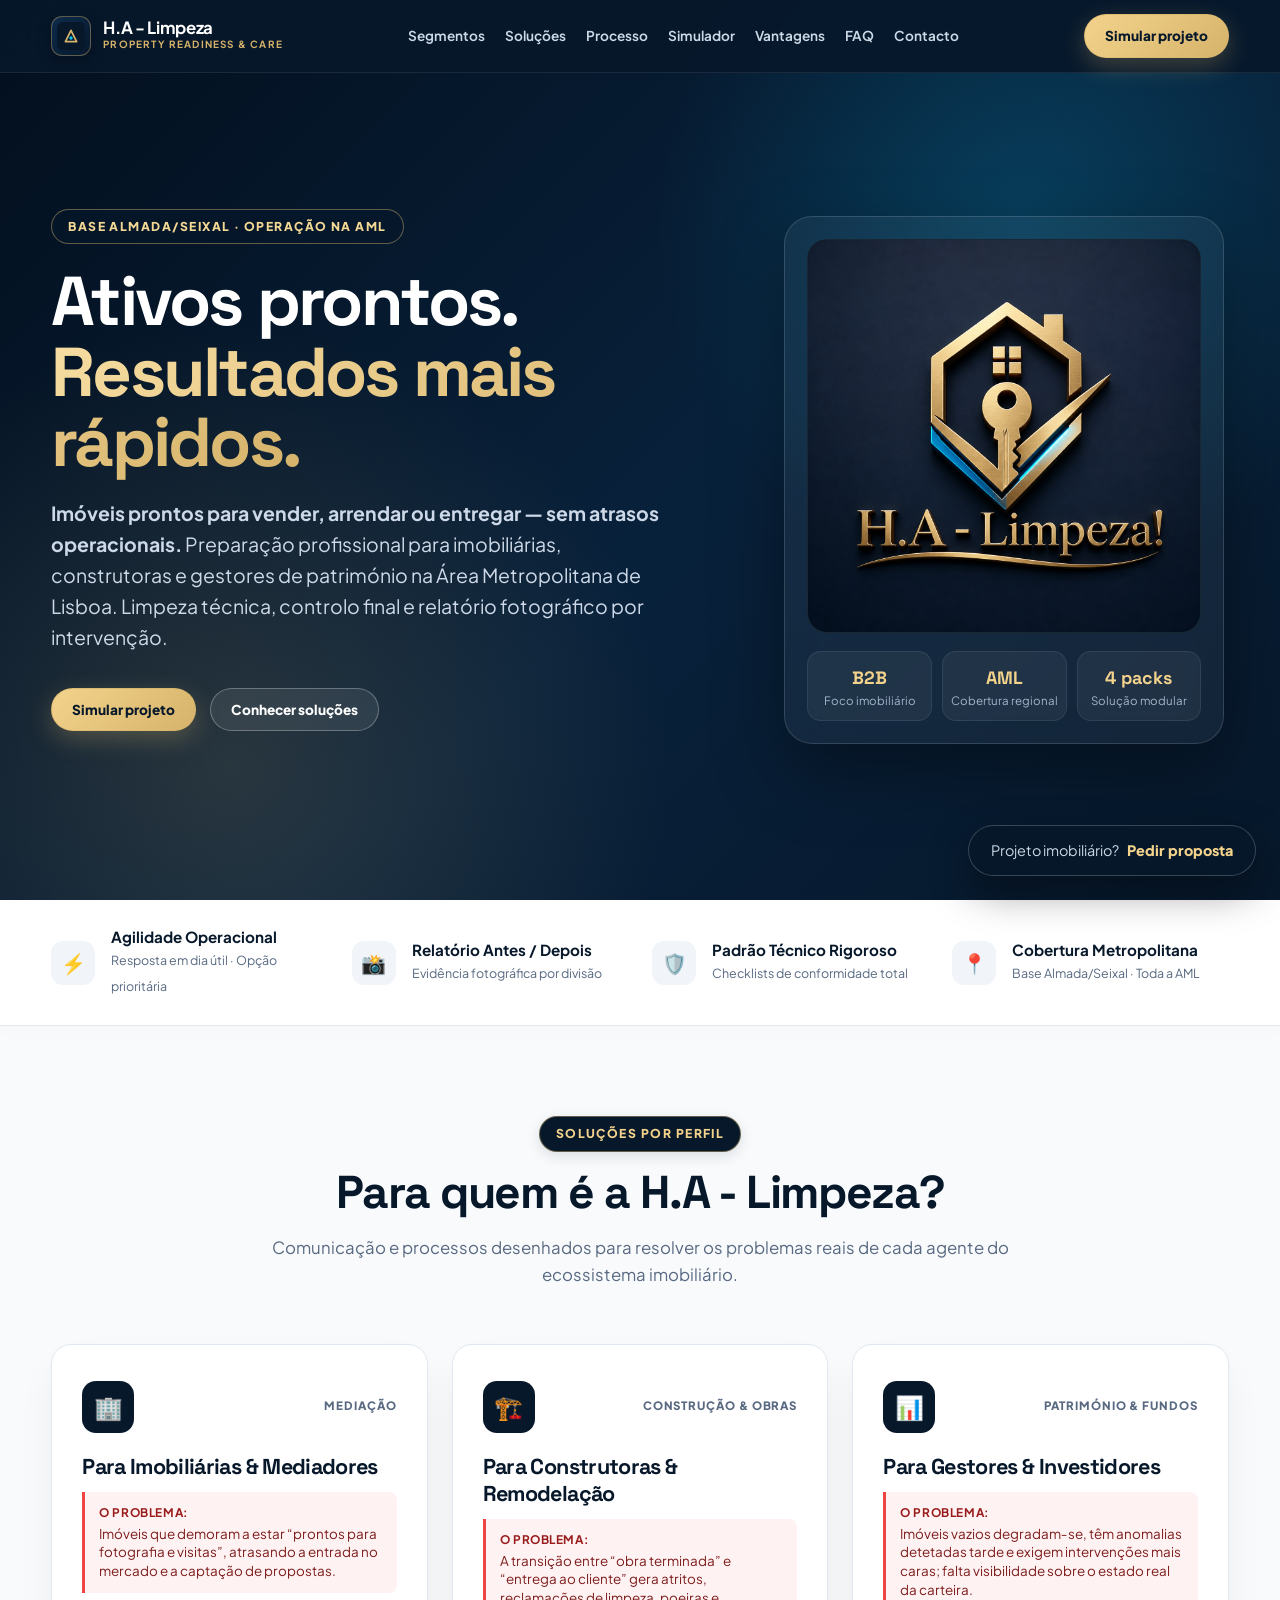
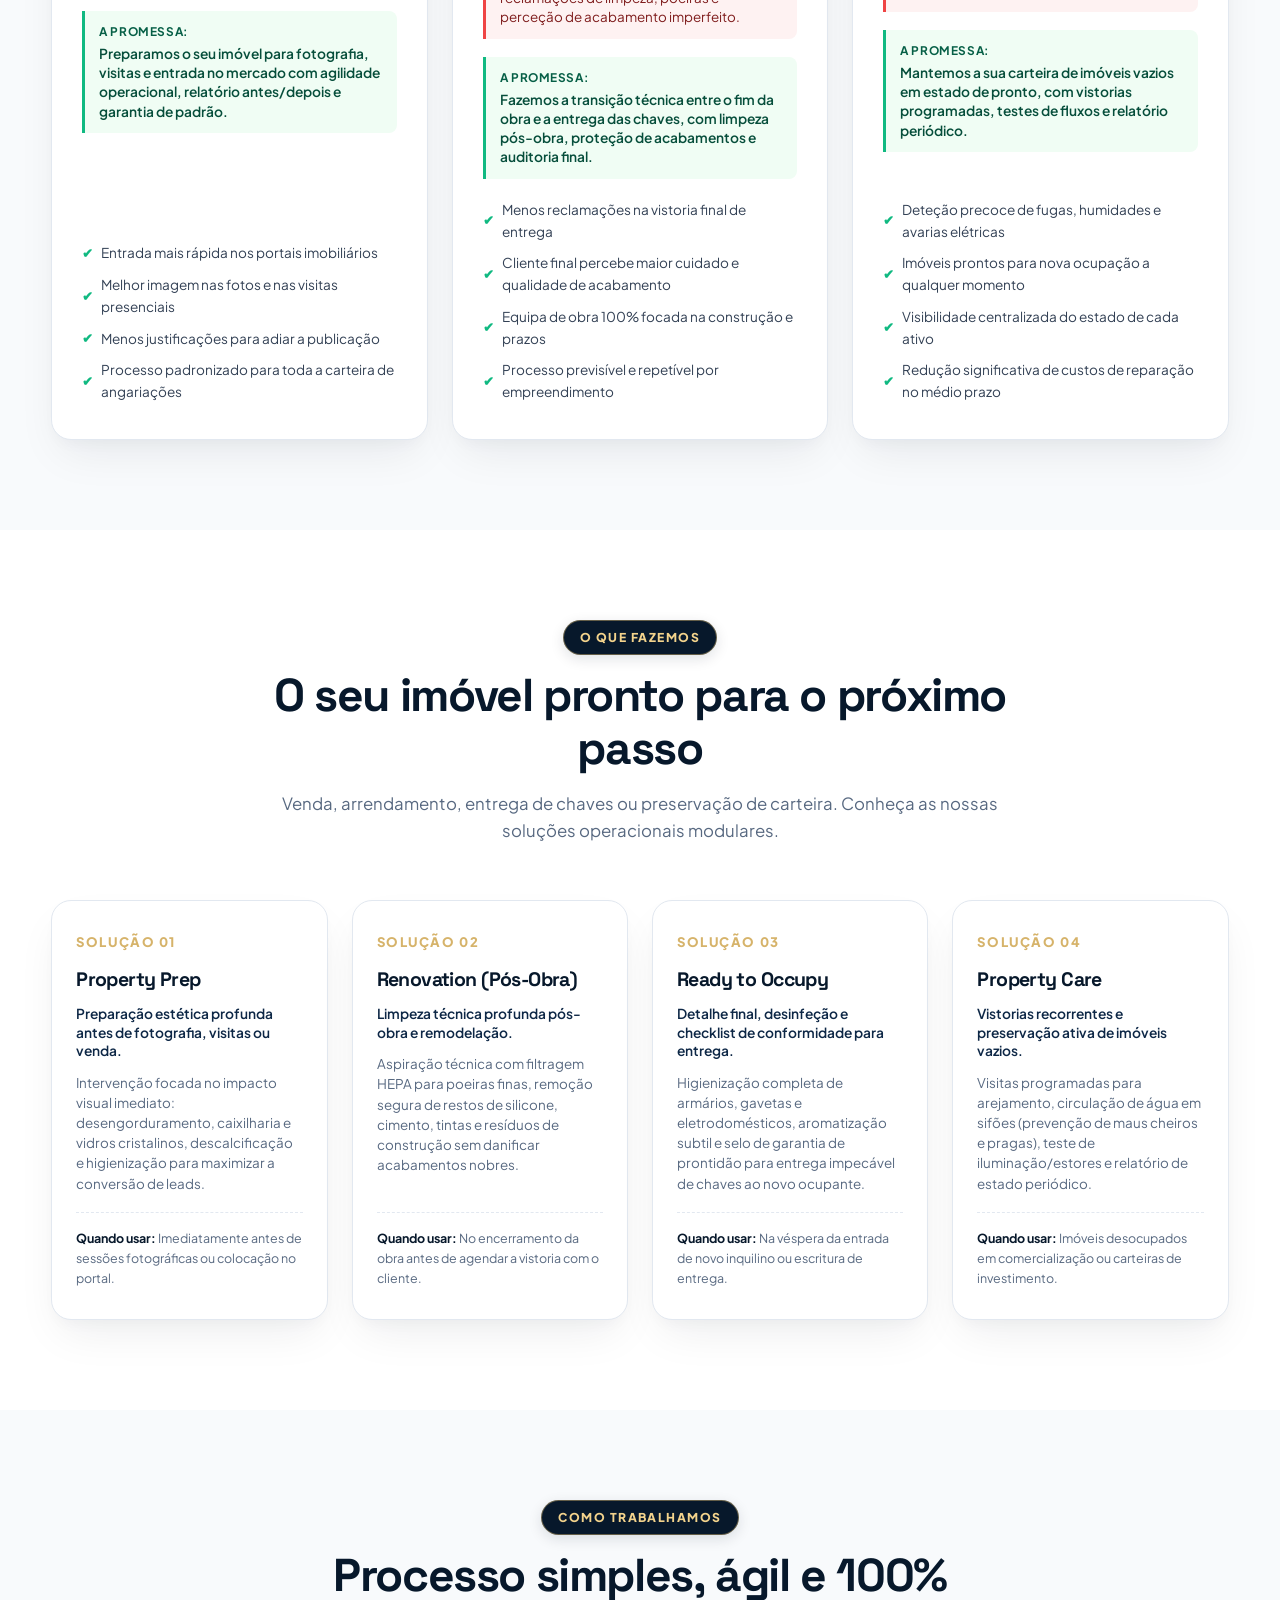
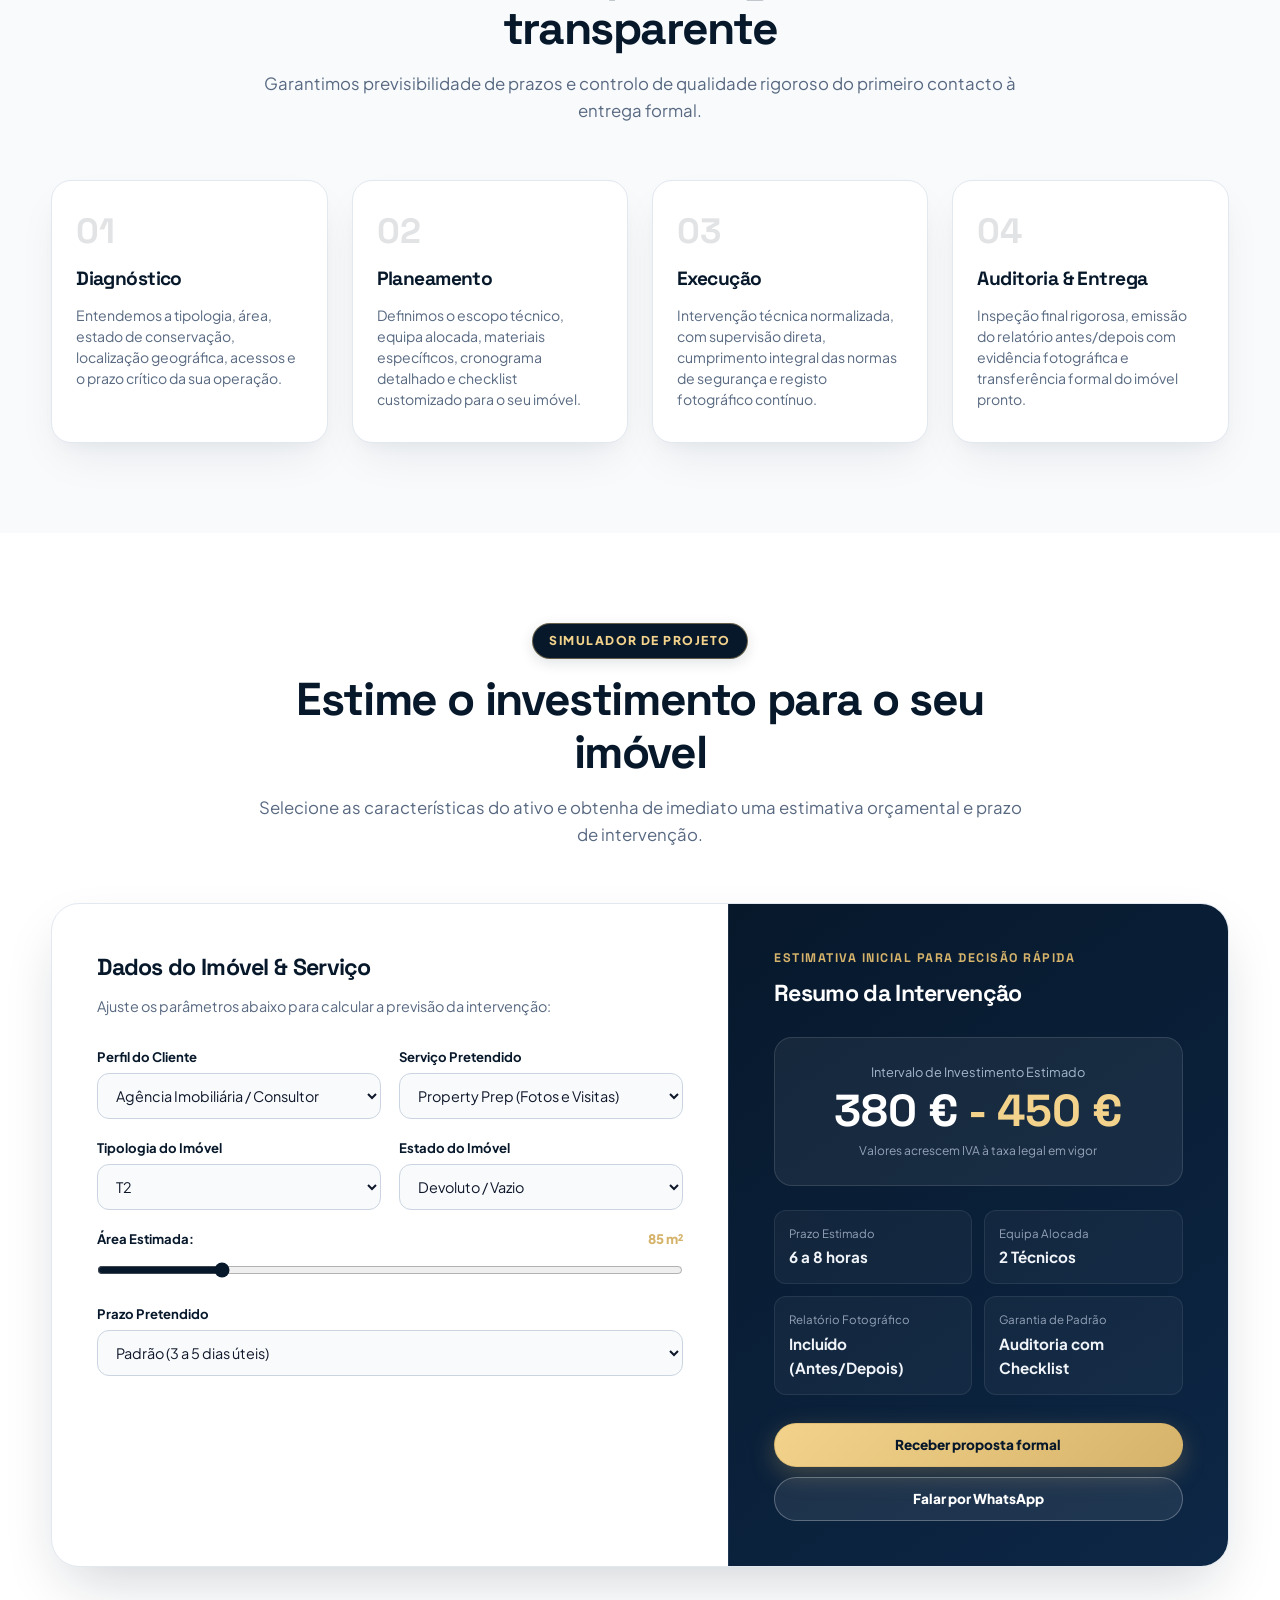
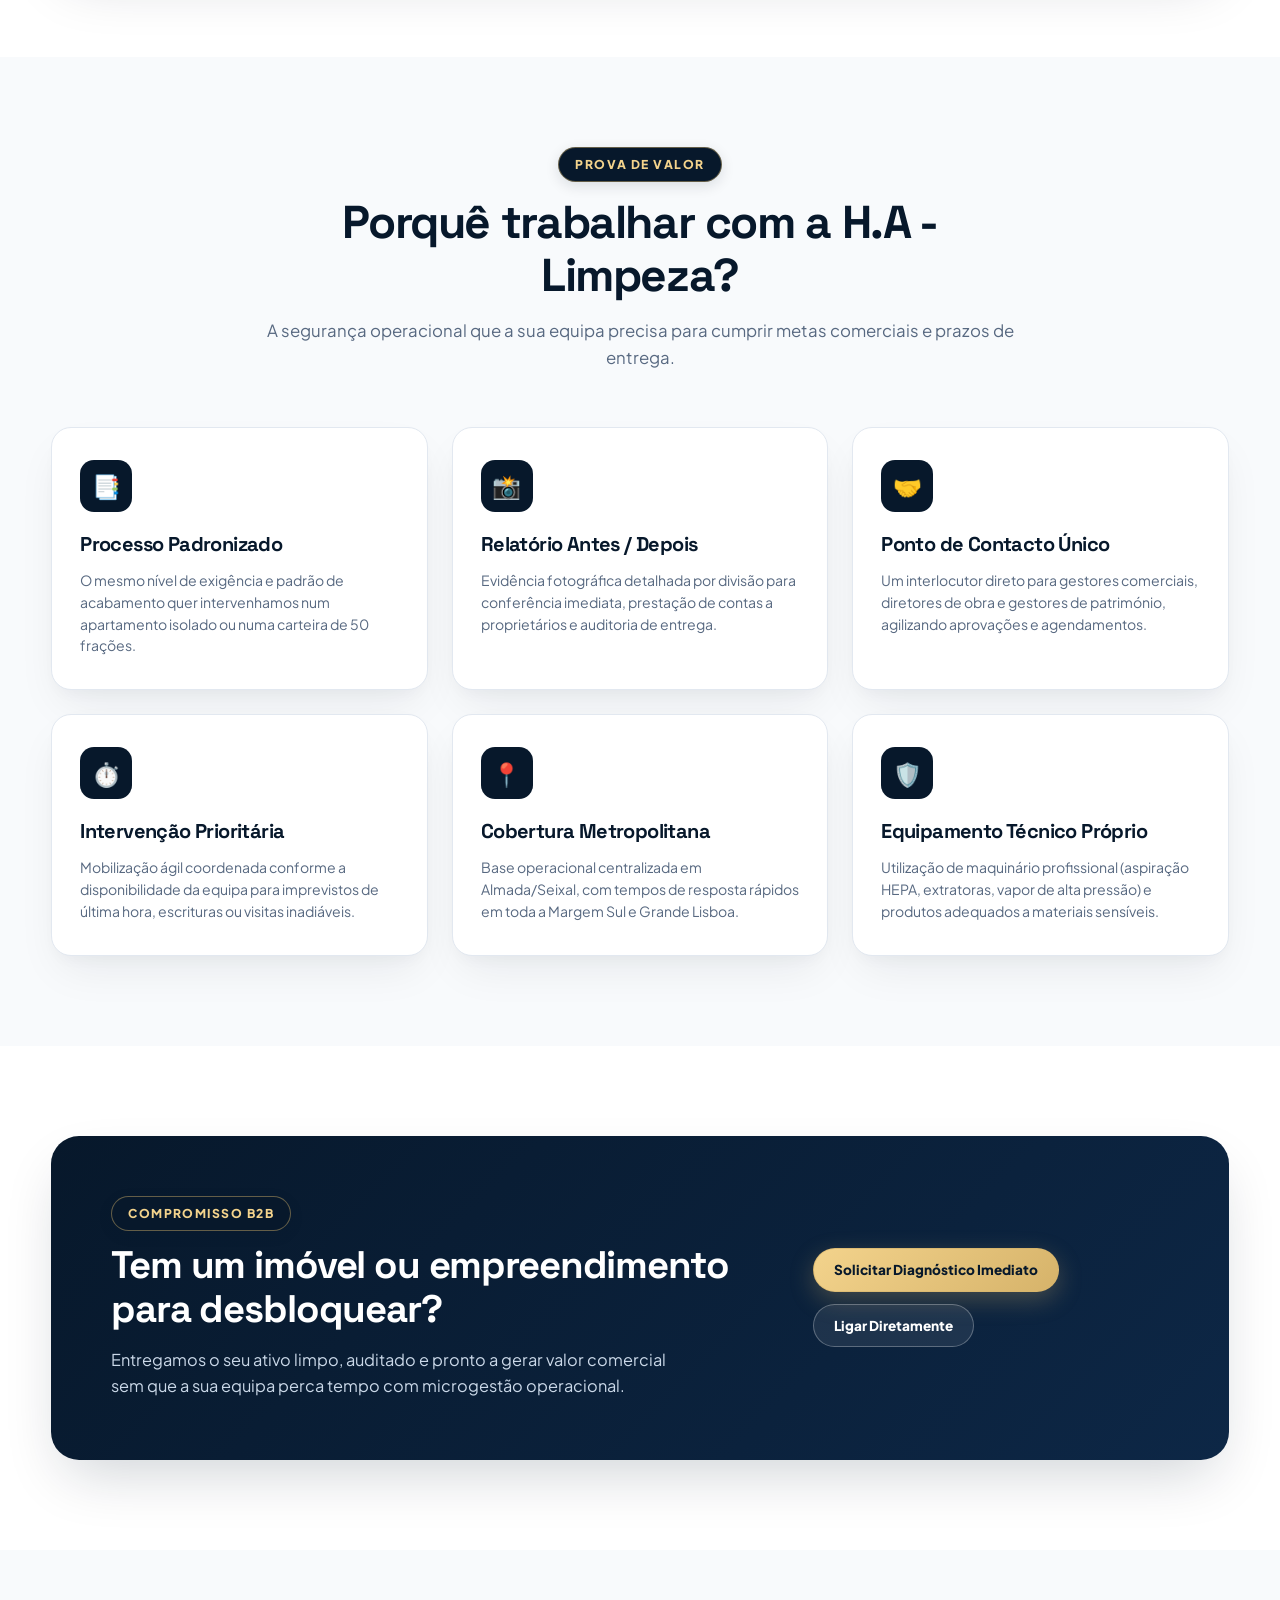
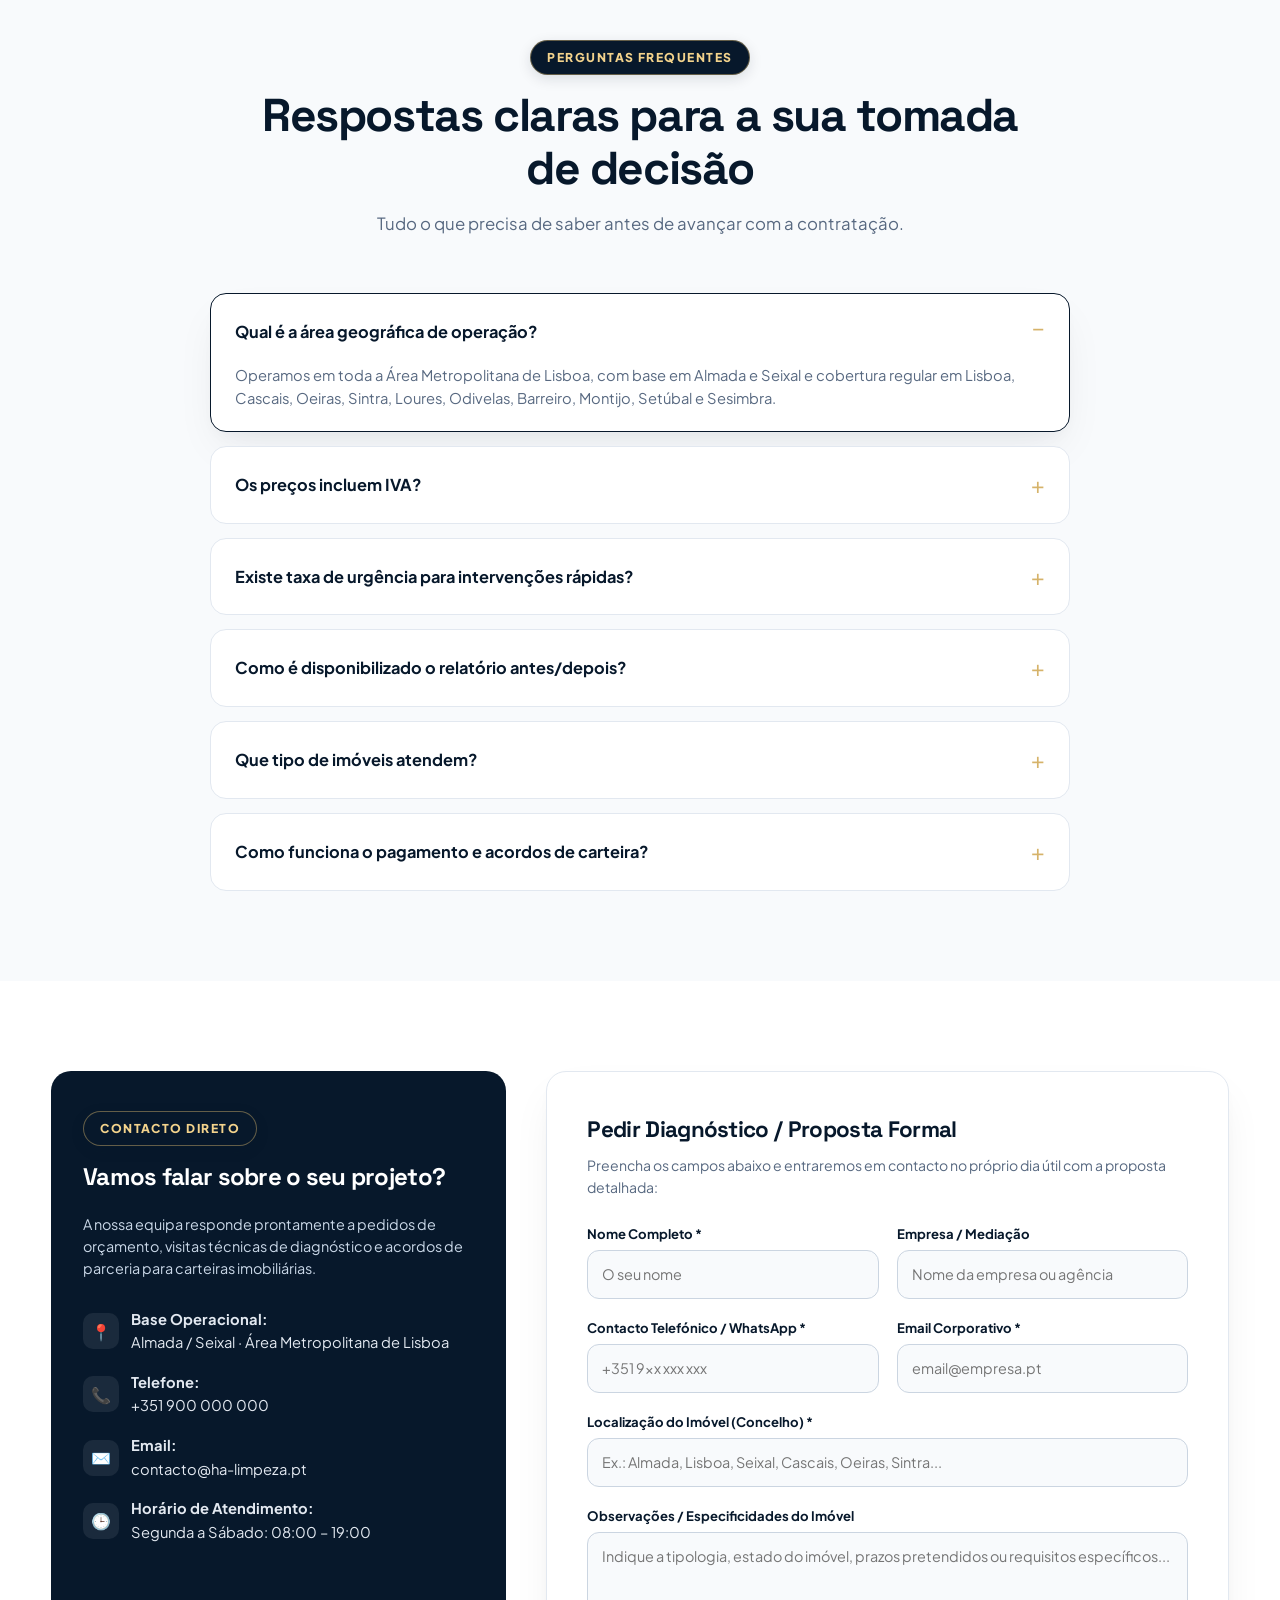
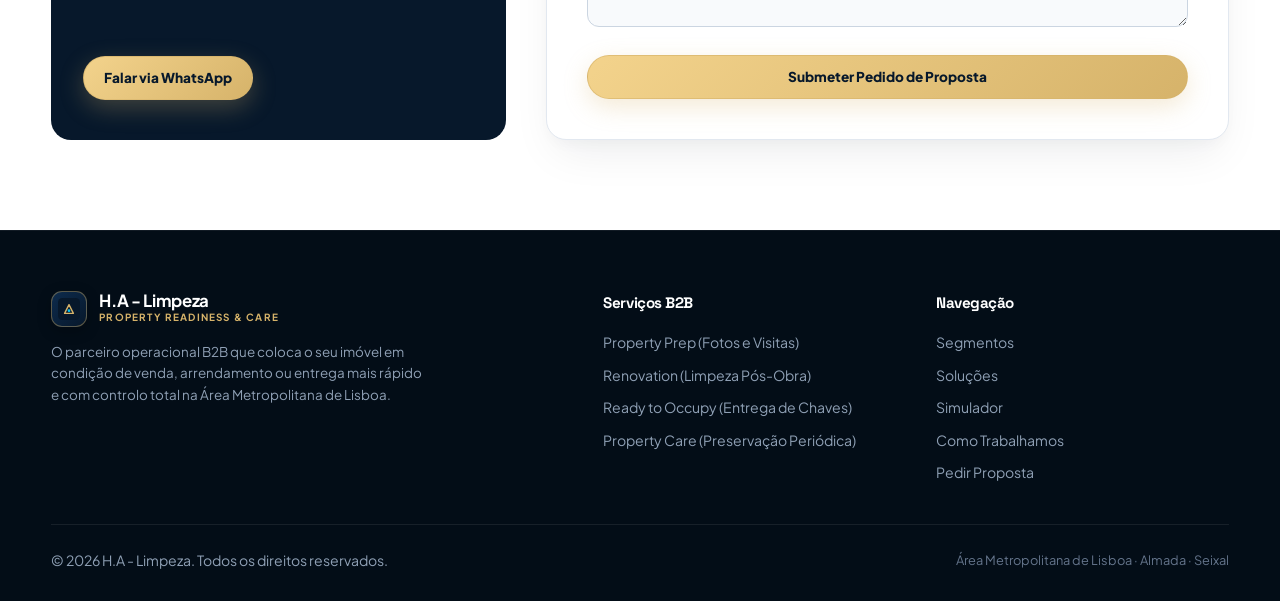
<file: website/index.html>
<!doctype html>
<html lang="pt-PT">
<head>
<meta charset="utf-8">
<meta name="viewport" content="width=device-width,initial-scale=1">
<meta name="description" content="H.A - Limpeza: Imóveis prontos para vender, arrendar ou entregar — sem atrasos operacionais. Preparação profissional na Área Metropolitana de Lisboa com limpeza técnica, controlo final e relatório fotográfico.">
<meta name="theme-color" content="#07182b">
<meta name="robots" content="index,follow">
<meta property="og:type" content="website">
<meta property="og:locale" content="pt_PT">
<meta property="og:title" content="H.A - Limpeza | Ativos prontos. Resultados mais rápidos.">
<meta property="og:description" content="Imóveis prontos para vender, arrendar ou entregar — sem atrasos operacionais. Preparação profissional na Área Metropolitana de Lisboa com limpeza técnica, controlo final e relatório fotográfico.">
<meta name="twitter:card" content="summary_large_image">
<link rel="canonical" href="https://malanzaops.github.io/ha-limpeza/">
<link rel="icon" type="image/svg+xml" href="assets/favicon.svg">
<link rel="preconnect" href="https://fonts.googleapis.com">
<link rel="preconnect" href="https://fonts.gstatic.com" crossorigin>
<link href="https://fonts.googleapis.com/css2?family=Plus+Jakarta+Sans:wght@400;500;600;700;800;900&family=Space+Grotesk:wght@600;700;800&display=swap" rel="stylesheet">
<script type="application/ld+json">
{
  "@context": "https://schema.org",
  "@type": "ProfessionalService",
  "name": "H.A - Limpeza | Property Readiness & Asset Care",
  "description": "Preparação profissional de imóveis para imobiliárias, construtoras e gestores de património na Área Metropolitana de Lisboa.",
  "areaServed": ["Área Metropolitana de Lisboa", "Almada", "Seixal", "Lisboa", "Setúbal", "Cascais", "Sintra", "Oeiras", "Loures"],
  "address": {
    "@type": "PostalAddress",
    "addressLocality": "Almada / Seixal",
    "addressRegion": "Setúbal / Lisboa",
    "addressCountry": "PT"
  },
  "url": "https://malanzaops.github.io/ha-limpeza/",
  "telephone": "+351 900 000 000",
  "email": "contacto@ha-limpeza.pt"
}
</script>
<title>H.A - Limpeza | Ativos prontos. Resultados mais rápidos.</title>
<style>
:root {
  --navy: #07182b;
  --navy-light: #0d2746;
  --navy-card: #0c233c;
  --gold: #d6b36a;
  --gold-light: #f3d38c;
  --gold-glow: rgba(214, 179, 106, 0.28);
  --cyan: #03c5f4;
  --cyan-glow: rgba(3, 197, 244, 0.22);
  --ink: #0f172a;
  --muted: #586981;
  --paper: #f8fafc;
  --card-bg: #ffffff;
  --border: #e2e8f0;
  --ok: #10b981;
  --shadow: 0 20px 45px -10px rgba(7, 24, 43, 0.08), 0 8px 16px -6px rgba(7, 24, 43, 0.04);
  --shadow-lg: 0 25px 60px -15px rgba(7, 24, 43, 0.2);
  --radius: 20px;
  --radius-sm: 12px;
}

* { box-sizing: border-box; margin: 0; padding: 0; }
html { scroll-behavior: smooth; scroll-padding-top: 90px; }
body {
  font-family: 'Plus Jakarta Sans', -apple-system, BlinkMacSystemFont, Segoe UI, Roboto, sans-serif;
  color: var(--ink);
  background: var(--paper);
  line-height: 1.6;
  overflow-x: hidden;
}

h1, h2, h3, h4, .brand-font {
  font-family: 'Space Grotesk', 'Plus Jakarta Sans', sans-serif;
  letter-spacing: -0.03em;
}

button, input, select, textarea { font: inherit; }
a { color: inherit; text-decoration: none; }
img, svg { display: block; max-width: 100%; }

.container { width: min(1200px, 92%); margin: auto; }

/* Progress bar */
.scroll-progress {
  position: fixed; top: 0; left: 0; height: 3px; width: 0%;
  background: linear-gradient(90deg, var(--cyan), var(--gold), #ffde94);
  z-index: 3000; transition: width 0.1s ease;
}

/* Header */
.site-header {
  position: fixed; inset: 0 0 auto; z-index: 1000;
  background: rgba(7, 24, 43, 0.94);
  backdrop-filter: blur(16px); -webkit-backdrop-filter: blur(16px);
  border-bottom: 1px solid rgba(255, 255, 255, 0.08);
  transition: all 0.3s ease;
}
.nav { min-height: 72px; display: flex; align-items: center; justify-content: space-between; gap: 16px; }
.brand {
  display: flex; align-items: center; gap: 12px;
  color: #fff; font-weight: 800; text-decoration: none;
  white-space: nowrap; flex-shrink: 0;
}
.brand-logo-wrap {
  width: 40px; height: 40px; border-radius: 11px;
  background: linear-gradient(135deg, #0d2b4d, #07182b);
  border: 1px solid rgba(214, 179, 106, 0.4);
  display: grid; place-items: center; padding: 5px;
  box-shadow: 0 4px 14px rgba(0,0,0,0.25);
}
.brand-text { display: flex; flex-direction: column; }
.brand-text strong { font-size: 1.05rem; color: #fff; letter-spacing: -0.02em; line-height: 1.1; }
.brand-text span { font-size: 0.62rem; color: var(--gold); font-weight: 700; letter-spacing: 0.12em; text-transform: uppercase; }

.menu { display: flex; align-items: center; gap: 20px; }
.menu a {
  color: #cbd8e6; font-size: 0.85rem; font-weight: 650;
  white-space: nowrap; transition: color 0.2s ease;
}
.menu a:hover { color: var(--gold-light); }

.nav-actions { display: flex; align-items: center; gap: 12px; flex-shrink: 0; }
.btn {
  display: inline-flex; align-items: center; justify-content: center; gap: 8px;
  border-radius: 999px; padding: 10px 20px; font-weight: 800; font-size: 0.85rem;
  cursor: pointer; transition: all 0.25s ease; border: 1px solid transparent; text-decoration: none;
  white-space: nowrap;
}
.btn-primary {
  background: linear-gradient(135deg, var(--gold-light), var(--gold));
  color: #07182b; border-color: rgba(214, 179, 106, 0.6);
  box-shadow: 0 8px 24px var(--gold-glow);
}
.btn-primary:hover {
  background: linear-gradient(135deg, #f7dd9d, #dfbc73);
  transform: translateY(-2px); box-shadow: 0 12px 30px var(--gold-glow);
  color: #07182b;
}
.btn-secondary {
  background: rgba(255, 255, 255, 0.08); color: #ffffff;
  border-color: rgba(255, 255, 255, 0.28);
}
.btn-secondary:hover {
  background: rgba(255, 255, 255, 0.18); color: #ffffff; transform: translateY(-2px);
}
.btn-outline-dark {
  background: #fff; color: var(--navy); border-color: #cbd5e1;
}
.btn-outline-dark:hover {
  background: #f1f5f9; border-color: var(--navy); color: var(--navy); transform: translateY(-2px);
}

.hamb {
  display: none; background: transparent; color: #fff; border: 1px solid rgba(255,255,255,0.2);
  border-radius: 10px; padding: 8px 12px; font-size: 1.2rem; cursor: pointer;
}

/* Eyebrow / Badges */
.eyebrow {
  display: inline-flex; align-items: center; gap: 8px;
  background: var(--navy); color: var(--gold-light);
  border: 1px solid rgba(214, 179, 106, 0.45);
  border-radius: 999px; padding: 7px 16px;
  font-size: 0.76rem; font-weight: 800; text-transform: uppercase; letter-spacing: 0.12em;
  box-shadow: 0 4px 14px rgba(7, 24, 43, 0.12);
}
.hero .eyebrow {
  background: rgba(7, 24, 43, 0.65); color: #f4d995;
  border: 1px solid rgba(214, 179, 106, 0.45);
  box-shadow: none;
}

/* Hero Section (Punchy, High-Impact) */
.hero {
  min-height: 100vh; padding: 155px 0 95px;
  background: radial-gradient(circle at 80% 25%, rgba(3, 197, 244, 0.18), transparent 30%),
              radial-gradient(circle at 18% 85%, rgba(214, 179, 106, 0.16), transparent 34%),
              linear-gradient(135deg, #030f1d 0%, #08213b 55%, #07182b 100%);
  color: #fff; display: flex; align-items: center; position: relative;
}
.hero-grid {
  display: grid; grid-template-columns: 1.2fr 0.8fr; gap: 55px; align-items: center;
}
.hero h1 {
  font-size: clamp(2.8rem, 5.4vw, 5rem); line-height: 1.02;
  margin: 22px 0 20px; font-weight: 800; letter-spacing: -0.04em;
}
.hero h1 span {
  color: var(--gold-light);
  background: linear-gradient(135deg, #f7dda2 0%, var(--gold) 100%);
  -webkit-background-clip: text; -webkit-text-fill-color: transparent;
}
.hero p.lead {
  font-size: clamp(1.05rem, 1.8vw, 1.22rem); color: #cdd9e8;
  max-width: 620px; line-height: 1.6; margin-bottom: 34px; font-weight: 400;
}
.hero-actions { display: flex; gap: 14px; flex-wrap: wrap; margin-bottom: 20px; }

/* Right Hero Card with 3D Logo & Stat Pills */
.hero-card {
  background: rgba(255, 255, 255, 0.05);
  border: 1px solid rgba(255, 255, 255, 0.14);
  border-radius: 28px; padding: 22px;
  box-shadow: 0 28px 70px rgba(0, 0, 0, 0.35);
  backdrop-filter: blur(14px); -webkit-backdrop-filter: blur(14px);
  max-width: 440px; margin: 0 auto; width: 100%;
}
.hero-image-wrap {
  border-radius: 20px; overflow: hidden;
  background: #051322;
  border: 1px solid rgba(255, 255, 255, 0.08);
  display: flex; align-items: center; justify-content: center;
}
.hero-image-wrap img {
  width: 100%; height: auto; display: block; object-fit: cover;
  border-radius: 20px;
}
.hero-list {
  display: grid; grid-template-columns: repeat(3, 1fr); gap: 10px;
  margin-top: 18px;
}
.hero-stat {
  text-align: center; padding: 12px 6px;
  background: rgba(255, 255, 255, 0.05);
  border: 1px solid rgba(255, 255, 255, 0.08);
  border-radius: 14px;
}
.hero-stat b {
  display: block; color: var(--gold-light);
  font-size: 1.12rem; font-family: 'Space Grotesk', sans-serif; font-weight: 800;
}
.hero-stat span {
  font-size: 0.72rem; color: #a4b7cc; line-height: 1.2; display: block; margin-top: 2px;
}

/* Trust Strip */
.trust-strip {
  background: #ffffff; border-bottom: 1px solid var(--border);
  padding: 28px 0; box-shadow: 0 4px 20px rgba(0,0,0,0.02);
}
.trust-grid {
  display: grid; grid-template-columns: repeat(4, 1fr); gap: 24px;
}
.trust-item {
  display: flex; align-items: center; gap: 16px;
}
.trust-icon {
  width: 44px; height: 44px; border-radius: 12px;
  background: #f1f5f9; color: var(--navy);
  display: grid; place-items: center; font-size: 1.25rem; flex-shrink: 0;
}
.trust-text strong { display: block; font-size: 0.95rem; color: var(--navy); line-height: 1.2; }
.trust-text span { font-size: 0.78rem; color: var(--muted); line-height: 1.3; }

/* Sections */
.section { padding: 90px 0; }
.section.alt { background: #ffffff; }
.section-head { text-align: center; max-width: 780px; margin: 0 auto 55px; }
.section-head h2 {
  font-size: clamp(2rem, 3.6vw, 3.1rem); line-height: 1.15;
  color: var(--navy); margin: 14px 0 16px; font-weight: 800;
}
.section-head p { font-size: 1.05rem; color: var(--muted); }

/* Grid helper */
.grid { display: grid; gap: 24px; }

/* B2B Target Segment Cards */
.segment-grid { grid-template-columns: repeat(3, 1fr); }
.segment-card {
  background: #ffffff; border: 1px solid var(--border);
  border-radius: var(--radius); padding: 36px 30px;
  box-shadow: var(--shadow); transition: all 0.3s ease;
  display: flex; flex-direction: column; position: relative; overflow: hidden;
}
.section.alt .segment-card { background: var(--paper); }
.segment-card:hover {
  transform: translateY(-5px); box-shadow: var(--shadow-lg);
  border-color: rgba(214, 179, 106, 0.5);
}
.segment-card-top { display: flex; align-items: center; justify-content: space-between; margin-bottom: 20px; }
.segment-icon {
  width: 52px; height: 52px; border-radius: 14px;
  background: var(--navy); color: var(--gold);
  display: grid; place-items: center; font-size: 1.45rem;
}
.segment-tag {
  font-size: 0.72rem; font-weight: 800; color: var(--muted);
  text-transform: uppercase; letter-spacing: 0.08em;
}
.segment-card h3 { font-size: 1.35rem; color: var(--navy); margin-bottom: 12px; line-height: 1.25; }
.problem-box {
  background: #fef2f2; border-left: 3px solid #ef4444;
  padding: 12px 14px; border-radius: 0 8px 8px 0; margin-bottom: 18px;
}
.problem-box strong { display: block; font-size: 0.74rem; text-transform: uppercase; color: #991b1b; letter-spacing: 0.05em; }
.problem-box p { font-size: 0.84rem; color: #7f1d1d; margin: 2px 0 0; line-height: 1.4; }

.promise-box {
  background: #f0fdf4; border-left: 3px solid #10b981;
  padding: 12px 14px; border-radius: 0 8px 8px 0; margin-bottom: 20px;
}
.promise-box strong { display: block; font-size: 0.74rem; text-transform: uppercase; color: #065f46; letter-spacing: 0.05em; }
.promise-box p { font-size: 0.86rem; color: #064e3b; font-weight: 600; margin: 2px 0 0; line-height: 1.4; }

.benefits-list { list-style: none; margin-top: auto; display: flex; flex-direction: column; gap: 10px; }
.benefits-list li {
  font-size: 0.85rem; color: #334155; display: flex; align-items: center; gap: 8px;
}
.benefits-list li::before {
  content: "✔"; color: var(--ok); font-weight: 800; font-size: 0.8rem;
}

/* Services Section */
.services-grid { grid-template-columns: repeat(4, 1fr); }
.service-card {
  background: #ffffff; border: 1px solid var(--border);
  border-radius: var(--radius); padding: 30px 24px;
  box-shadow: var(--shadow); transition: all 0.3s ease;
  display: flex; flex-direction: column;
}
.service-card:hover {
  transform: translateY(-4px); box-shadow: var(--shadow-lg);
  border-color: rgba(7, 24, 43, 0.3);
}
.service-num {
  font-size: 0.82rem; font-weight: 800; color: var(--gold);
  text-transform: uppercase; letter-spacing: 0.12em; margin-bottom: 12px;
}
.service-card h3 { font-size: 1.22rem; color: var(--navy); margin-bottom: 10px; }
.service-tagline { font-size: 0.86rem; font-weight: 600; color: var(--navy-light); margin-bottom: 12px; line-height: 1.35; }
.service-desc { font-size: 0.84rem; color: var(--muted); line-height: 1.5; margin-bottom: 18px; }
.service-meta {
  margin-top: auto; padding-top: 16px; border-top: 1px dashed var(--border);
  font-size: 0.78rem; color: var(--muted);
}
.service-meta b { color: var(--navy); }

/* Process / How We Work */
.process-grid { grid-template-columns: repeat(4, 1fr); counter-reset: proc; }
.process-card {
  background: #ffffff; border: 1px solid var(--border);
  border-radius: var(--radius); padding: 32px 24px;
  box-shadow: var(--shadow); position: relative;
}
.process-num {
  font-size: 2.2rem; font-weight: 900; color: rgba(7, 24, 43, 0.12);
  font-family: 'Space Grotesk', sans-serif; line-height: 1; margin-bottom: 16px;
}
.process-card h3 { font-size: 1.2rem; color: var(--navy); margin-bottom: 10px; }
.process-card p { font-size: 0.88rem; color: var(--muted); line-height: 1.5; }

/* Simulator Section */
.sim-wrapper {
  background: #ffffff; border: 1px solid var(--border);
  border-radius: 28px; box-shadow: var(--shadow-lg);
  overflow: hidden;
}
.sim-grid {
  display: grid; grid-template-columns: 1.15fr 0.85fr;
}
.sim-form-side {
  padding: 45px;
}
.sim-form-side h3 { font-size: 1.45rem; color: var(--navy); margin-bottom: 8px; }
.sim-form-side p.sim-desc { font-size: 0.9rem; color: var(--muted); margin-bottom: 28px; }

.form-grid {
  display: grid; grid-template-columns: 1fr 1fr; gap: 18px;
}
.form-group { display: flex; flex-direction: column; gap: 6px; }
.form-group.full { grid-column: 1 / -1; }
.form-group label {
  font-size: 0.82rem; font-weight: 700; color: var(--navy);
  display: flex; justify-content: space-between;
}
.form-group label span.val { color: var(--gold); font-weight: 800; }
.form-control {
  width: 100%; padding: 12px 14px;
  background: #f8fafc; border: 1px solid #cbd5e1;
  border-radius: 12px; color: var(--ink); font-size: 0.9rem;
  transition: border-color 0.2s ease, background 0.2s ease;
}
.form-control:focus {
  outline: none; border-color: var(--navy); background: #ffffff;
  box-shadow: 0 0 0 3px rgba(7, 24, 43, 0.08);
}
input[type="range"] {
  accent-color: var(--navy); cursor: pointer;
}

/* Simulator Results Side */
.sim-result-side {
  background: linear-gradient(145deg, #07182b, #0d2746);
  color: #fff; padding: 45px; display: flex; flex-direction: column;
  justify-content: space-between; border-left: 1px solid rgba(255,255,255,0.08);
}
.result-header h4 { font-size: 0.78rem; text-transform: uppercase; color: var(--gold); letter-spacing: 0.12em; margin-bottom: 6px; }
.result-header h3 { font-size: 1.45rem; color: #fff; margin-bottom: 24px; }

.price-display-box {
  background: rgba(255, 255, 255, 0.06); border: 1px solid rgba(255, 255, 255, 0.12);
  border-radius: 18px; padding: 24px; margin-bottom: 24px; text-align: center;
}
.price-display-box .price-label { font-size: 0.8rem; color: #a4b7cc; margin-bottom: 4px; }
.price-display-box .price-value {
  font-size: clamp(2rem, 3.5vw, 2.8rem); font-weight: 800; color: #fff;
  font-family: 'Space Grotesk', sans-serif; line-height: 1.1;
}
.price-display-box .price-value span { color: var(--gold-light); }
.price-display-box .price-iva { font-size: 0.75rem; color: #94a3b8; margin-top: 6px; }

.result-specs { display: grid; grid-template-columns: 1fr 1fr; gap: 12px; margin-bottom: 28px; }
.spec-card {
  background: rgba(255, 255, 255, 0.04); border: 1px solid rgba(255, 255, 255, 0.08);
  border-radius: 12px; padding: 14px;
}
.spec-card span { display: block; font-size: 0.72rem; color: #94a3b8; }
.spec-card strong { font-size: 0.95rem; color: #f1f5f9; margin-top: 2px; display: block; }

.sim-actions { display: flex; flex-direction: column; gap: 10px; }
.sim-actions .btn { width: 100%; }

/* Why Us / Value Proposition */
.value-grid { grid-template-columns: repeat(3, 1fr); }
.value-card {
  background: #ffffff; border: 1px solid var(--border);
  border-radius: var(--radius); padding: 32px 28px;
  box-shadow: var(--shadow);
}
.value-card h3 { font-size: 1.25rem; color: var(--navy); margin: 16px 0 10px; }
.value-card p { font-size: 0.88rem; color: var(--muted); line-height: 1.55; }

/* Callout Banner */
.promise-banner {
  background: linear-gradient(135deg, var(--navy) 0%, #0d2746 100%);
  color: #fff; border-radius: 28px; padding: 60px;
  display: grid; grid-template-columns: 1.3fr 0.7fr; gap: 40px; align-items: center;
  box-shadow: var(--shadow-lg); position: relative; overflow: hidden;
}
.promise-banner h2 { font-size: clamp(1.8rem, 3vw, 2.6rem); line-height: 1.15; margin: 12px 0 16px; }
.promise-banner p { font-size: 1.02rem; color: #cad8e8; max-width: 580px; }
.promise-actions { display: flex; flex-direction: column; gap: 12px; align-items: flex-start; }

/* FAQ Section */
.faq-wrap { max-width: 860px; margin: auto; display: flex; flex-direction: column; gap: 14px; }
.faq-item {
  background: #ffffff; border: 1px solid var(--border);
  border-radius: 16px; padding: 20px 24px; transition: all 0.2s ease;
}
.faq-item[open] { border-color: var(--navy); box-shadow: var(--shadow); }
.faq-item summary {
  font-weight: 700; font-size: 1.02rem; color: var(--navy);
  cursor: pointer; display: flex; justify-content: space-between; align-items: center;
  list-style: none;
}
.faq-item summary::-webkit-details-marker { display: none; }
.faq-item summary::after {
  content: "+"; font-size: 1.4rem; color: var(--gold); font-weight: 400; transition: transform 0.2s ease;
}
.faq-item[open] summary::after {
  content: "−"; transform: rotate(180deg);
}
.faq-item p { font-size: 0.92rem; color: var(--muted); margin-top: 14px; line-height: 1.6; }

/* Contact Section */
.contact-grid { grid-template-columns: 0.8fr 1.2fr; gap: 40px; }
.contact-info-card {
  background: var(--navy); color: #fff; border-radius: var(--radius);
  padding: 40px 32px; display: flex; flex-direction: column; justify-content: space-between;
}
.contact-info-card h3 { font-size: 1.5rem; margin: 12px 0 16px; }
.contact-info-card p { font-size: 0.9rem; color: #cad8e8; line-height: 1.55; margin-bottom: 28px; }
.contact-details { list-style: none; display: flex; flex-direction: column; gap: 16px; }
.contact-details li { display: flex; align-items: center; gap: 12px; font-size: 0.92rem; color: #e2e8f0; }
.contact-icon { width: 36px; height: 36px; border-radius: 10px; background: rgba(255,255,255,0.08); display: grid; place-items: center; color: var(--gold); font-size: 1rem; }

.contact-form-card {
  background: #ffffff; border: 1px solid var(--border);
  border-radius: var(--radius); padding: 40px; box-shadow: var(--shadow);
}
.contact-form-card h3 { font-size: 1.4rem; color: var(--navy); margin-bottom: 6px; }
.contact-form-card p { font-size: 0.88rem; color: var(--muted); margin-bottom: 24px; }

/* Footer */
.footer {
  background: #030d17; color: #8fa0b5; padding: 60px 0 30px;
  border-top: 1px solid rgba(255, 255, 255, 0.06); font-size: 0.88rem;
}
.footer-grid {
  display: grid; grid-template-columns: 1.4fr 0.8fr 0.8fr; gap: 40px; margin-bottom: 40px;
}
.footer h4 { color: #fff; font-size: 0.95rem; margin-bottom: 16px; }
.footer-links { list-style: none; display: flex; flex-direction: column; gap: 10px; }
.footer-links a { color: #8fa0b5; transition: color 0.2s ease; }
.footer-links a:hover { color: var(--gold); }
.footer-bottom {
  padding-top: 24px; border-top: 1px solid rgba(255, 255, 255, 0.08);
  display: flex; justify-content: space-between; align-items: center; flex-wrap: wrap; gap: 14px;
}

/* Floating Pill CTA (Matching Screenshot) */
.floating-cta {
  position: fixed; right: 24px; bottom: 24px; z-index: 999;
  display: inline-flex; align-items: center; gap: 8px;
  background: rgba(7, 24, 43, 0.95); color: #fff;
  padding: 13px 22px; border-radius: 999px;
  border: 1px solid rgba(255, 255, 255, 0.2);
  box-shadow: 0 16px 40px rgba(0, 0, 0, 0.4);
  font-size: 0.9rem; text-decoration: none;
  backdrop-filter: blur(10px);
  transition: all 0.25s ease;
}
.floating-cta:hover {
  transform: translateY(-3px);
  background: #0c2746; border-color: var(--gold);
}
.floating-cta span { color: #cbd8e6; }
.floating-cta b { color: var(--gold-light); font-weight: 800; }

/* Toast */
.toast {
  position: fixed; bottom: 30px; left: 50%; transform: translateX(-50%) translateY(100px);
  background: var(--navy); color: #fff; border: 1px solid var(--gold);
  padding: 14px 24px; border-radius: 999px; box-shadow: var(--shadow-lg);
  font-size: 0.9rem; font-weight: 600; z-index: 3000; opacity: 0;
  transition: all 0.3s cubic-bezier(0.16, 1, 0.3, 1); pointer-events: none;
}
.toast.show { transform: translateX(-50%) translateY(0); opacity: 1; }

/* Responsive adjustments */
@media (max-width: 1024px) {
  .hero-grid, .sim-grid, .contact-grid, .promise-banner { grid-template-columns: 1fr; }
  .segment-grid, .services-grid, .process-grid, .value-grid { grid-template-columns: 1fr 1fr; }
  .trust-grid { grid-template-columns: 1fr 1fr; }
  .footer-grid { grid-template-columns: 1fr; }
  .menu {
    display: none; position: absolute; top: 80px; left: 0; right: 0;
    background: #07182b; padding: 24px 6%; flex-direction: column;
    align-items: flex-start; gap: 16px; border-bottom: 1px solid rgba(255,255,255,0.1);
  }
  .menu.open { display: flex; }
  .hamb { display: block; }
  .nav-actions .btn { display: none; }
}

@media (max-width: 640px) {
  .segment-grid, .services-grid, .process-grid, .value-grid, .trust-grid, .form-grid, .result-specs { grid-template-columns: 1fr; }
  .hero { padding-top: 130px; }
  .hero-card { max-width: 100%; }
  .sim-form-side, .sim-result-side, .contact-form-card, .promise-banner { padding: 28px 20px; }
}
</style>
</head>
<body>
<div class="scroll-progress" id="progress"></div>

<!-- Header -->
<header class="site-header">
  <div class="container nav">
    <a class="brand" href="#inicio">
      <div class="brand-logo-wrap">
        <svg viewBox="0 0 40 40" width="28" height="28" fill="none" xmlns="http://www.w3.org/2000/svg">
          <rect width="40" height="40" rx="8" fill="#07182b"/>
          <path d="M12 28L20 12L28 28Z" stroke="#d6b36a" stroke-width="2.5" stroke-linejoin="round"/>
          <circle cx="20" cy="23" r="2.5" fill="#03c5f4"/>
        </svg>
      </div>
      <div class="brand-text">
        <strong>H.A - Limpeza</strong>
        <span>Property Readiness & Care</span>
      </div>
    </a>

    <button class="hamb" id="hambBtn" aria-label="Abrir menu de navegação" aria-expanded="false">☰</button>

    <nav class="menu" id="navMenu" aria-label="Navegação principal">
      <a href="#segmentos">Segmentos</a>
      <a href="#servicos">Soluções</a>
      <a href="#processo">Processo</a>
      <a href="#simulador">Simulador</a>
      <a href="#diferenciais">Vantagens</a>
      <a href="#faq">FAQ</a>
      <a href="#contacto">Contacto</a>
    </nav>

    <div class="nav-actions">
      <a class="btn btn-primary" href="#simulador">Simular projeto</a>
    </div>
  </div>
</header>

<main>
  <!-- Hero Section (Impactful & Punchy Copy) -->
  <section class="hero" id="inicio">
    <div class="container hero-grid">
      <div>
        <div class="eyebrow">
          <span>BASE ALMADA/SEIXAL · OPERAÇÃO NA AML</span>
        </div>
        <h1>Ativos prontos.<br><span>Resultados mais rápidos.</span></h1>
        <p class="lead"><strong>Imóveis prontos para vender, arrendar ou entregar — sem atrasos operacionais.</strong> Preparação profissional para imobiliárias, construtoras e gestores de património na Área Metropolitana de Lisboa. Limpeza técnica, controlo final e relatório fotográfico por intervenção.</p>
        
        <div class="hero-actions">
          <a class="btn btn-primary" href="#simulador">Simular projeto</a>
          <a class="btn btn-secondary" href="#servicos">Conhecer soluções</a>
        </div>
      </div>

      <!-- Hero Card with 3D Logo & Stat Pills -->
      <div class="hero-card">
        <div class="hero-image-wrap">
          <img src="assets/logo.png" alt="H.A - Limpeza! Logo" width="380" height="380" loading="eager">
        </div>
        <div class="hero-list">
          <div class="hero-stat">
            <b>B2B</b>
            <span>Foco imobiliário</span>
          </div>
          <div class="hero-stat">
            <b>AML</b>
            <span>Cobertura regional</span>
          </div>
          <div class="hero-stat">
            <b>4 packs</b>
            <span>Solução modular</span>
          </div>
        </div>
      </div>
    </div>
  </section>

  <!-- Trust Strip -->
  <section class="trust-strip" aria-label="Pilares operacionais">
    <div class="container trust-grid">
      <div class="trust-item">
        <div class="trust-icon">⚡</div>
        <div class="trust-text">
          <strong>Agilidade Operacional</strong>
          <span>Resposta em dia útil · Opção prioritária</span>
        </div>
      </div>
      <div class="trust-item">
        <div class="trust-icon">📸</div>
        <div class="trust-text">
          <strong>Relatório Antes / Depois</strong>
          <span>Evidência fotográfica por divisão</span>
        </div>
      </div>
      <div class="trust-item">
        <div class="trust-icon">🛡️</div>
        <div class="trust-text">
          <strong>Padrão Técnico Rigoroso</strong>
          <span>Checklists de conformidade total</span>
        </div>
      </div>
      <div class="trust-item">
        <div class="trust-icon">📍</div>
        <div class="trust-text">
          <strong>Cobertura Metropolitana</strong>
          <span>Base Almada/Seixal · Toda a AML</span>
        </div>
      </div>
    </div>
  </section>

  <!-- Section: Para Quem É (B2B Segments) -->
  <section class="section" id="segmentos">
    <div class="container">
      <header class="section-head">
        <span class="eyebrow">Soluções por Perfil</span>
        <h2>Para quem é a H.A - Limpeza?</h2>
        <p>Comunicação e processos desenhados para resolver os problemas reais de cada agente do ecossistema imobiliário.</p>
      </header>

      <div class="grid segment-grid">
        <!-- 1. Imobiliárias -->
        <article class="segment-card">
          <div class="segment-card-top">
            <div class="segment-icon">🏢</div>
            <span class="segment-tag">Mediação</span>
          </div>
          <h3>Para Imobiliárias & Mediadores</h3>
          
          <div class="problem-box">
            <strong>O Problema:</strong>
            <p>Imóveis que demoram a estar “prontos para fotografia e visitas”, atrasando a entrada no mercado e a captação de propostas.</p>
          </div>

          <div class="promise-box">
            <strong>A Promessa:</strong>
            <p>Preparamos o seu imóvel para fotografia, visitas e entrada no mercado com agilidade operacional, relatório antes/depois e garantia de padrão.</p>
          </div>

          <ul class="benefits-list">
            <li>Entrada mais rápida nos portais imobiliários</li>
            <li>Melhor imagem nas fotos e nas visitas presenciais</li>
            <li>Menos justificações para adiar a publicação</li>
            <li>Processo padronizado para toda a carteira de angariações</li>
          </ul>
        </article>

        <!-- 2. Construtoras -->
        <article class="segment-card">
          <div class="segment-card-top">
            <div class="segment-icon">🏗️</div>
            <span class="segment-tag">Construção & Obras</span>
          </div>
          <h3>Para Construtoras & Remodelação</h3>

          <div class="problem-box">
            <strong>O Problema:</strong>
            <p>A transição entre “obra terminada” e “entrega ao cliente” gera atritos, reclamações de limpeza, poeiras e perceção de acabamento imperfeito.</p>
          </div>

          <div class="promise-box">
            <strong>A Promessa:</strong>
            <p>Fazemos a transição técnica entre o fim da obra e a entrega das chaves, com limpeza pós‑obra, proteção de acabamentos e auditoria final.</p>
          </div>

          <ul class="benefits-list">
            <li>Menos reclamações na vistoria final de entrega</li>
            <li>Cliente final percebe maior cuidado e qualidade de acabamento</li>
            <li>Equipa de obra 100% focada na construção e prazos</li>
            <li>Processo previsível e repetível por empreendimento</li>
          </ul>
        </article>

        <!-- 3. Gestores de Património -->
        <article class="segment-card">
          <div class="segment-card-top">
            <div class="segment-icon">📊</div>
            <span class="segment-tag">Património & Fundos</span>
          </div>
          <h3>Para Gestores & Investidores</h3>

          <div class="problem-box">
            <strong>O Problema:</strong>
            <p>Imóveis vazios degradam‑se, têm anomalias detetadas tarde e exigem intervenções mais caras; falta visibilidade sobre o estado real da carteira.</p>
          </div>

          <div class="promise-box">
            <strong>A Promessa:</strong>
            <p>Mantemos a sua carteira de imóveis vazios em estado de pronto, com vistorias programadas, testes de fluxos e relatório periódico.</p>
          </div>

          <ul class="benefits-list">
            <li>Deteção precoce de fugas, humidades e avarias elétricas</li>
            <li>Imóveis prontos para nova ocupação a qualquer momento</li>
            <li>Visibilidade centralizada do estado de cada ativo</li>
            <li>Redução significativa de custos de reparação no médio prazo</li>
          </ul>
        </article>
      </div>
    </div>
  </section>

  <!-- Section: O Que Fazemos (Services Focused on Outcome) -->
  <section class="section alt" id="servicos">
    <div class="container">
      <header class="section-head">
        <span class="eyebrow">O Que Fazemos</span>
        <h2>O seu imóvel pronto para o próximo passo</h2>
        <p>Venda, arrendamento, entrega de chaves ou preservação de carteira. Conheça as nossas soluções operacionais modulares.</p>
      </header>

      <div class="grid services-grid">
        <!-- 1. Property Prep -->
        <article class="service-card">
          <span class="service-num">Solução 01</span>
          <h3>Property Prep</h3>
          <p class="service-tagline">Preparação estética profunda antes de fotografia, visitas ou venda.</p>
          <p class="service-desc">Intervenção focada no impacto visual imediato: desengorduramento, caixilharia e vidros cristalinos, descalcificação e higienização para maximizar a conversão de leads.</p>
          <div class="service-meta">
            <b>Quando usar:</b> Imediatamente antes de sessões fotográficas ou colocação no portal.
          </div>
        </article>

        <!-- 2. Renovation -->
        <article class="service-card">
          <span class="service-num">Solução 02</span>
          <h3>Renovation (Pós-Obra)</h3>
          <p class="service-tagline">Limpeza técnica profunda pós-obra e remodelação.</p>
          <p class="service-desc">Aspiração técnica com filtragem HEPA para poeiras finas, remoção segura de restos de silicone, cimento, tintas e resíduos de construção sem danificar acabamentos nobres.</p>
          <div class="service-meta">
            <b>Quando usar:</b> No encerramento da obra antes de agendar a vistoria com o cliente.
          </div>
        </article>

        <!-- 3. Ready to Occupy -->
        <article class="service-card">
          <span class="service-num">Solução 03</span>
          <h3>Ready to Occupy</h3>
          <p class="service-tagline">Detalhe final, desinfeção e checklist de conformidade para entrega.</p>
          <p class="service-desc">Higienização completa de armários, gavetas e eletrodomésticos, aromatização subtil e selo de garantia de prontidão para entrega impecável de chaves ao novo ocupante.</p>
          <div class="service-meta">
            <b>Quando usar:</b> Na véspera da entrada de novo inquilino ou escritura de entrega.
          </div>
        </article>

        <!-- 4. Property Care -->
        <article class="service-card">
          <span class="service-num">Solução 04</span>
          <h3>Property Care</h3>
          <p class="service-tagline">Vistorias recorrentes e preservação ativa de imóveis vazios.</p>
          <p class="service-desc">Visitas programadas para arejamento, circulação de água em sifões (prevenção de maus cheiros e pragas), teste de iluminação/estores e relatório de estado periódico.</p>
          <div class="service-meta">
            <b>Quando usar:</b> Imóveis desocupados em comercialização ou carteiras de investimento.
          </div>
        </article>
      </div>
    </div>
  </section>

  <!-- Section: Como Trabalhamos (Process) -->
  <section class="section" id="processo">
    <div class="container">
      <header class="section-head">
        <span class="eyebrow">Como Trabalhamos</span>
        <h2>Processo simples, ágil e 100% transparente</h2>
        <p>Garantimos previsibilidade de prazos e controlo de qualidade rigoroso do primeiro contacto à entrega formal.</p>
      </header>

      <div class="grid process-grid">
        <div class="process-card">
          <div class="process-num">01</div>
          <h3>Diagnóstico</h3>
          <p>Entendemos a tipologia, área, estado de conservação, localização geográfica, acessos e o prazo crítico da sua operação.</p>
        </div>

        <div class="process-card">
          <div class="process-num">02</div>
          <h3>Planeamento</h3>
          <p>Definimos o escopo técnico, equipa alocada, materiais específicos, cronograma detalhado e checklist customizado para o seu imóvel.</p>
        </div>

        <div class="process-card">
          <div class="process-num">03</div>
          <h3>Execução</h3>
          <p>Intervenção técnica normalizada, com supervisão direta, cumprimento integral das normas de segurança e registo fotográfico contínuo.</p>
        </div>

        <div class="process-card">
          <div class="process-num">04</div>
          <h3>Auditoria & Entrega</h3>
          <p>Inspeção final rigorosa, emissão do relatório antes/depois com evidência fotográfica e transferência formal do imóvel pronto.</p>
        </div>
      </div>
    </div>
  </section>

  <!-- Section: Simulador de Projeto B2B -->
  <section class="section alt" id="simulador">
    <div class="container">
      <header class="section-head">
        <span class="eyebrow">Simulador de Projeto</span>
        <h2>Estime o investimento para o seu imóvel</h2>
        <p>Selecione as características do ativo e obtenha de imediato uma estimativa orçamental e prazo de intervenção.</p>
      </header>

      <div class="sim-wrapper">
        <div class="sim-grid">
          <!-- Inputs Side -->
          <div class="sim-form-side">
            <h3>Dados do Imóvel & Serviço</h3>
            <p class="sim-desc">Ajuste os parâmetros abaixo para calcular a previsão da intervenção:</p>

            <div class="form-grid">
              <!-- Perfil de Cliente -->
              <div class="form-group">
                <label for="simClientType">Perfil do Cliente</label>
                <select id="simClientType" class="form-control">
                  <option value="imobiliaria">Agência Imobiliária / Consultor</option>
                  <option value="construtora">Empresa de Construção / Remodelação</option>
                  <option value="gestor">Gestor de Ativos / Fundo Imobiliário</option>
                  <option value="particular">Proprietário Particular</option>
                </select>
              </div>

              <!-- Serviço Pretendido -->
              <div class="form-group">
                <label for="simService">Serviço Pretendido</label>
                <select id="simService" class="form-control">
                  <option value="prep">Property Prep (Fotos e Visitas)</option>
                  <option value="reno">Renovation (Limpeza Pós-Obra)</option>
                  <option value="ready">Ready to Occupy (Pronto a Habitar / Entrega)</option>
                  <option value="care">Property Care (Preservação Periódica)</option>
                </select>
              </div>

              <!-- Tipologia -->
              <div class="form-group">
                <label for="simType">Tipologia do Imóvel</label>
                <select id="simType" class="form-control">
                  <option value="T0/T1">T0 / T1</option>
                  <option value="T2" selected>T2</option>
                  <option value="T3">T3</option>
                  <option value="T4+">T4+ ou Moradia</option>
                </select>
              </div>

              <!-- Estado do Imóvel -->
              <div class="form-group">
                <label for="simState">Estado do Imóvel</label>
                <select id="simState" class="form-control">
                  <option value="vazio">Devoluto / Vazio</option>
                  <option value="mobilado">Mobilado / Decorado</option>
                  <option value="pos-obra">Pós-Obra Recente</option>
                  <option value="desgaste">Fim de Arrendamento / Desgaste</option>
                </select>
              </div>

              <!-- Área Estimada Slider -->
              <div class="form-group full">
                <label for="simArea">Área Estimada: <span class="val" id="areaDisplay">85 m²</span></label>
                <input type="range" id="simArea" min="30" max="300" step="5" value="85" class="form-control" style="padding: 6px 0;">
              </div>

              <!-- Urgência / Prazo -->
              <div class="form-group full">
                <label for="simUrgency">Prazo Pretendido</label>
                <select id="simUrgency" class="form-control">
                  <option value="padrao">Padrão (3 a 5 dias úteis)</option>
                  <option value="prioritario">Prioritário (48h a 72h — sujeito a capacidade)</option>
                  <option value="urgente">Urgência Express (sujeito a escala da equipa)</option>
                </select>
              </div>
            </div>
          </div>

          <!-- Results Side -->
          <div class="sim-result-side">
            <div>
              <div class="result-header">
                <h4>Estimativa inicial para decisão rápida</h4>
                <h3>Resumo da Intervenção</h3>
              </div>

              <div class="price-display-box">
                <div class="price-label">Intervalo de Investimento Estimado</div>
                <div class="price-value" id="priceDisplay">390 € <span>- 450 €</span></div>
                <div class="price-iva">Valores acrescem IVA à taxa legal em vigor</div>
              </div>

              <div class="result-specs">
                <div class="spec-card">
                  <span>Prazo Estimado</span>
                  <strong id="timeDisplay">1 Dia Útil (6-8h)</strong>
                </div>
                <div class="spec-card">
                  <span>Equipa Alocada</span>
                  <strong id="teamDisplay">2 Técnicos Especialistas</strong>
                </div>
                <div class="spec-card">
                  <span>Relatório Fotográfico</span>
                  <strong>Incluído (Antes/Depois)</strong>
                </div>
                <div class="spec-card">
                  <span>Garantia de Padrão</span>
                  <strong>Auditoria com Checklist</strong>
                </div>
              </div>
            </div>

            <div class="sim-actions">
              <button class="btn btn-primary" id="btnRequestFromSim">Receber proposta formal</button>
              <button class="btn btn-secondary" id="btnWhatsAppSim">Falar por WhatsApp</button>
            </div>
          </div>
        </div>
      </div>
    </div>
  </section>

  <!-- Section: Porquê Trabalhar Connosco -->
  <section class="section" id="diferenciais">
    <div class="container">
      <header class="section-head">
        <span class="eyebrow">Prova de Valor</span>
        <h2>Porquê trabalhar com a H.A - Limpeza?</h2>
        <p>A segurança operacional que a sua equipa precisa para cumprir metas comerciais e prazos de entrega.</p>
      </header>

      <div class="grid value-grid">
        <div class="value-card">
          <div class="segment-icon">📑</div>
          <h3>Processo Padronizado</h3>
          <p>O mesmo nível de exigência e padrão de acabamento quer intervenhamos num apartamento isolado ou numa carteira de 50 frações.</p>
        </div>

        <div class="value-card">
          <div class="segment-icon">📸</div>
          <h3>Relatório Antes / Depois</h3>
          <p>Evidência fotográfica detalhada por divisão para conferência imediata, prestação de contas a proprietários e auditoria de entrega.</p>
        </div>

        <div class="value-card">
          <div class="segment-icon">🤝</div>
          <h3>Ponto de Contacto Único</h3>
          <p>Um interlocutor direto para gestores comerciais, diretores de obra e gestores de património, agilizando aprovações e agendamentos.</p>
        </div>

        <div class="value-card">
          <div class="segment-icon">⏱️</div>
          <h3>Intervenção Prioritária</h3>
          <p>Mobilização ágil coordenada conforme a disponibilidade da equipa para imprevistos de última hora, escrituras ou visitas inadiáveis.</p>
        </div>

        <div class="value-card">
          <div class="segment-icon">📍</div>
          <h3>Cobertura Metropolitana</h3>
          <p>Base operacional centralizada em Almada/Seixal, com tempos de resposta rápidos em toda a Margem Sul e Grande Lisboa.</p>
        </div>

        <div class="value-card">
          <div class="segment-icon">🛡️</div>
          <h3>Equipamento Técnico Próprio</h3>
          <p>Utilização de maquinário profissional (aspiração HEPA, extratoras, vapor de alta pressão) e produtos adequados a materiais sensíveis.</p>
        </div>
      </div>
    </div>
  </section>

  <!-- Promise Callout Banner -->
  <section class="section alt">
    <div class="container">
      <div class="promise-banner">
        <div>
          <span class="eyebrow">Compromisso B2B</span>
          <h2>Tem um imóvel ou empreendimento para desbloquear?</h2>
          <p>Entregamos o seu ativo limpo, auditado e pronto a gerar valor comercial sem que a sua equipa perca tempo com microgestão operacional.</p>
        </div>
        <div class="promise-actions">
          <a class="btn btn-primary" href="#contacto">Solicitar Diagnóstico Imediato</a>
          <a class="btn btn-secondary" href="tel:+351900000000">Ligar Diretamente</a>
        </div>
      </div>
    </div>
  </section>

  <!-- Section: FAQ Comercial -->
  <section class="section" id="faq">
    <div class="container">
      <header class="section-head">
        <span class="eyebrow">Perguntas Frequentes</span>
        <h2>Respostas claras para a sua tomada de decisão</h2>
        <p>Tudo o que precisa de saber antes de avançar com a contratação.</p>
      </header>

      <div class="faq-wrap">
        <details class="faq-item" open>
          <summary>Qual é a área geográfica de operação?</summary>
          <p>Operamos em toda a Área Metropolitana de Lisboa, com base em Almada e Seixal e cobertura regular em Lisboa, Cascais, Oeiras, Sintra, Loures, Odivelas, Barreiro, Montijo, Setúbal e Sesimbra.</p>
        </details>

        <details class="faq-item">
          <summary>Os preços incluem IVA?</summary>
          <p>As estimativas do simulador e as tabelas comerciais base não incluem IVA. O imposto é discriminado à taxa legal em vigor na proposta formal e faturação.</p>
        </details>

        <details class="faq-item">
          <summary>Existe taxa de urgência para intervenções rápidas?</summary>
          <p>Para intervenções de caráter prioritário com prazos reduzidos ou em fins de semana/feriados, a mobilização é coordenada mediante disponibilidade de escala da equipa, podendo aplicar-se taxa de urgência comercial.</p>
        </details>

        <details class="faq-item">
          <summary>Como é disponibilizado o relatório antes/depois?</summary>
          <p>Após a conclusão e auditoria da intervenção, o gestor do projeto recebe um relatório digital em PDF com fotos comparativas de alta resolução de cada divisão e a checklist de conformidade assinada pelo supervisor.</p>
        </details>

        <details class="faq-item">
          <summary>Que tipo de imóveis atendem?</summary>
          <p>Atendemos apartamentos (T0 a T5+), moradias, prédios inteiros, frações comerciais, lojas, escritórios e empreendimentos residenciais em fase de conclusão de obra.</p>
        </details>

        <details class="faq-item">
          <summary>Como funciona o pagamento e acordos de carteira?</summary>
          <p>Para clientes B2B com volume recorrente (imobiliárias, promotores e fundos), disponibilizamos condições de faturação consolidada mensal e acordos de nível de serviço (SLA) dedicados.</p>
        </details>
      </div>
    </div>
  </section>

  <!-- Section: Contacto & Pedido de Proposta -->
  <section class="section alt" id="contacto">
    <div class="container grid contact-grid">
      <div class="contact-info-card">
        <div>
          <span class="eyebrow">Contacto Direto</span>
          <h3>Vamos falar sobre o seu projeto?</h3>
          <p>A nossa equipa responde prontamente a pedidos de orçamento, visitas técnicas de diagnóstico e acordos de parceria para carteiras imobiliárias.</p>
          
          <ul class="contact-details">
            <li>
              <div class="contact-icon">📍</div>
              <div>
                <strong>Base Operacional:</strong>
                <div>Almada / Seixal · Área Metropolitana de Lisboa</div>
              </div>
            </li>
            <li>
              <div class="contact-icon">📞</div>
              <div>
                <strong>Telefone:</strong>
                <div>+351 900 000 000</div>
              </div>
            </li>
            <li>
              <div class="contact-icon">✉️</div>
              <div>
                <strong>Email:</strong>
                <div>contacto@ha-limpeza.pt</div>
              </div>
            </li>
            <li>
              <div class="contact-icon">🕒</div>
              <div>
                <strong>Horário de Atendimento:</strong>
                <div>Segunda a Sábado: 08:00 – 19:00</div>
              </div>
            </li>
          </ul>
        </div>

        <div style="margin-top: 30px;">
          <a class="btn btn-primary" href="https://wa.me/351900000000?text=Ol%C3%A1%2C%20gostaria%20de%20solicitar%20uma%20proposta%20B2B%20para%20prepara%C3%A7%C3%A3o%20de%20im%C3%B3vel." target="_blank" rel="noopener">Falar via WhatsApp</a>
        </div>
      </div>

      <!-- Contact Form Card -->
      <div class="contact-form-card">
        <h3>Pedir Diagnóstico / Proposta Formal</h3>
        <p>Preencha os campos abaixo e entraremos em contacto no próprio dia útil com a proposta detalhada:</p>

        <form id="contactForm">
          <div class="form-grid">
            <div class="form-group">
              <label for="contactName">Nome Completo *</label>
              <input type="text" id="contactName" name="name" class="form-control" placeholder="O seu nome" required>
            </div>

            <div class="form-group">
              <label for="contactCompany">Empresa / Mediação</label>
              <input type="text" id="contactCompany" name="company" class="form-control" placeholder="Nome da empresa ou agência">
            </div>

            <div class="form-group">
              <label for="contactPhone">Contacto Telefónico / WhatsApp *</label>
              <input type="tel" id="contactPhone" name="phone" class="form-control" placeholder="+351 9xx xxx xxx" required>
            </div>

            <div class="form-group">
              <label for="contactEmail">Email Corporativo *</label>
              <input type="email" id="contactEmail" name="email" class="form-control" placeholder="email@empresa.pt" required>
            </div>

            <div class="form-group full">
              <label for="contactLocation">Localização do Imóvel (Concelho) *</label>
              <input type="text" id="contactLocation" name="location" class="form-control" placeholder="Ex.: Almada, Lisboa, Seixal, Cascais, Oeiras, Sintra..." required>
            </div>

            <div class="form-group full">
              <label for="contactMessage">Observações / Especificidades do Imóvel</label>
              <textarea id="contactMessage" name="message" rows="3" class="form-control" placeholder="Indique a tipologia, estado do imóvel, prazos pretendidos ou requisitos específicos..."></textarea>
            </div>

            <div class="form-group full" style="margin-top: 10px;">
              <button type="submit" class="btn btn-primary" style="width: 100%;">Submeter Pedido de Proposta</button>
            </div>
          </div>
        </form>
      </div>
    </div>
  </section>
</main>

<!-- Footer -->
<footer class="footer">
  <div class="container">
    <div class="footer-grid">
      <div>
        <div class="brand" style="margin-bottom: 14px;">
          <div class="brand-logo-wrap" style="width: 36px; height: 36px;">
            <svg viewBox="0 0 40 40" width="22" height="22" fill="none" xmlns="http://www.w3.org/2000/svg">
              <rect width="40" height="40" rx="8" fill="#07182b"/>
              <path d="M12 28L20 12L28 28Z" stroke="#d6b36a" stroke-width="2.5" stroke-linejoin="round"/>
              <circle cx="20" cy="23" r="2.5" fill="#03c5f4"/>
            </svg>
          </div>
          <div class="brand-text">
            <strong>H.A - Limpeza</strong>
            <span>Property Readiness & Care</span>
          </div>
        </div>
        <p style="font-size: 0.84rem; line-height: 1.6; max-width: 380px;">O parceiro operacional B2B que coloca o seu imóvel em condição de venda, arrendamento ou entrega mais rápido e com controlo total na Área Metropolitana de Lisboa.</p>
      </div>

      <div>
        <h4>Serviços B2B</h4>
        <ul class="footer-links">
          <li><a href="#servicos">Property Prep (Fotos e Visitas)</a></li>
          <li><a href="#servicos">Renovation (Limpeza Pós-Obra)</a></li>
          <li><a href="#servicos">Ready to Occupy (Entrega de Chaves)</a></li>
          <li><a href="#servicos">Property Care (Preservação Periódica)</a></li>
        </ul>
      </div>

      <div>
        <h4>Navegação</h4>
        <ul class="footer-links">
          <li><a href="#segmentos">Segmentos</a></li>
          <li><a href="#servicos">Soluções</a></li>
          <li><a href="#simulador">Simulador</a></li>
          <li><a href="#processo">Como Trabalhamos</a></li>
          <li><a href="#contacto">Pedir Proposta</a></li>
        </ul>
      </div>
    </div>

    <div class="footer-bottom">
      <div>&copy; <span id="year"></span> H.A - Limpeza. Todos os direitos reservados.</div>
      <div style="font-size: 0.8rem; color: #64748b;">Área Metropolitana de Lisboa · Almada · Seixal</div>
    </div>
  </div>
</footer>

<!-- Floating CTA Pill (Matching Previous Layout) -->
<a class="floating-cta" href="#contacto">
  <span>Projeto imobiliário?</span> <b>Pedir proposta</b>
</a>

<div class="toast" id="toast">Pedido registado com sucesso!</div>

<script>
// Simulator Pricing Matrix
const basePrices = {
  prep: { "T0/T1": 280, "T2": 390, "T3": 490, "T4+": 620, m2Rate: 3.8 },
  reno: { "T0/T1": 420, "T2": 580, "T3": 750, "T4+": 940, m2Rate: 5.5 },
  ready: { "T0/T1": 320, "T2": 440, "T3": 560, "T4+": 710, m2Rate: 4.2 },
  care: { "T0/T1": 120, "T2": 160, "T3": 200, "T4+": 250, m2Rate: 1.5 }
};

const serviceTimes = {
  prep: { "T0/T1": "4 a 6 horas", "T2": "6 a 8 horas", "T3": "1 dia útil", "T4+": "1 a 2 dias" },
  reno: { "T0/T1": "1 dia útil", "T2": "1 a 2 dias", "T3": "2 dias úteis", "T4+": "2 a 3 dias" },
  ready: { "T0/T1": "4 a 6 horas", "T2": "6 a 8 horas", "T3": "1 dia útil", "T4+": "1 a 2 dias" },
  care: { "T0/T1": "2 a 3 horas/mês", "T2": "3 horas/mês", "T3": "4 horas/mês", "T4+": "5 horas/mês" }
};

const serviceTeams = {
  prep: { "T0/T1": "2 Técnicos", "T2": "2 Técnicos", "T3": "3 Técnicos", "T4+": "3 a 4 Técnicos" },
  reno: { "T0/T1": "2 Técnicos", "T2": "3 Técnicos", "T3": "3 a 4 Técnicos", "T4+": "4 a 5 Técnicos" },
  ready: { "T0/T1": "2 Técnicos", "T2": "2 Técnicos", "T3": "3 Técnicos", "T4+": "3 Técnicos" },
  care: { "T0/T1": "1 Técnico", "T2": "1 Técnico", "T3": "1 a 2 Técnicos", "T4+": "2 Técnicos" }
};

function formatEur(val) {
  return Math.round(val).toLocaleString('pt-PT') + ' €';
}

function updateSimulation() {
  const service = document.getElementById('simService').value;
  const typ = document.getElementById('simType').value;
  const area = Number(document.getElementById('simArea').value) || 85;
  const urgency = document.getElementById('simUrgency').value;
  const state = document.getElementById('simState').value;

  document.getElementById('areaDisplay').textContent = area + ' m²';

  // Base calculation
  let baseVal = basePrices[service][typ];
  
  // Area adjustment if area is large for the typology
  const expectedArea = { "T0/T1": 50, "T2": 80, "T3": 115, "T4+": 160 }[typ] || 80;
  if (area > expectedArea) {
    const extraArea = area - expectedArea;
    baseVal += extraArea * basePrices[service].m2Rate * 0.7;
  }

  // State multiplier
  let stateMult = 1.0;
  if (state === 'pos-obra' && service !== 'reno') stateMult = 1.25;
  if (state === 'desgaste') stateMult = 1.15;
  if (state === 'mobilado') stateMult = 1.08;

  // Urgency multiplier
  let urgencyMult = 1.0;
  if (urgency === 'prioritario') urgencyMult = 1.10;
  if (urgency === 'urgente') urgencyMult = 1.25;

  const lowVal = Math.round(baseVal * stateMult * urgencyMult * 0.95 / 10) * 10;
  const highVal = Math.round(baseVal * stateMult * urgencyMult * 1.12 / 10) * 10;

  document.getElementById('priceDisplay').innerHTML = `${lowVal} € <span>- ${highVal} €</span>`;
  document.getElementById('timeDisplay').textContent = serviceTimes[service][typ] || "1 Dia Útil";
  document.getElementById('teamDisplay').textContent = serviceTeams[service][typ] || "2 Técnicos Especialistas";
}

// Event Listeners for Simulator
document.querySelectorAll('#simulador select, #simulador input').forEach(el => {
  el.addEventListener('input', updateSimulation);
});

// Transfer simulation data to contact form
document.getElementById('btnRequestFromSim').addEventListener('click', () => {
  const service = document.getElementById('simService').selectedOptions[0].text;
  const typ = document.getElementById('simType').value;
  const area = document.getElementById('simArea').value;
  const clientType = document.getElementById('simClientType').selectedOptions[0].text;
  const urgency = document.getElementById('simUrgency').selectedOptions[0].text;

  const msgField = document.getElementById('contactMessage');
  msgField.value = `[Simulação B2B] Perfil: ${clientType} | Serviço: ${service} | Tipologia: ${typ} (${area} m²) | Prazo: ${urgency}`;

  document.getElementById('contacto').scrollIntoView({ behavior: 'smooth' });
  document.getElementById('contactName').focus();
});

// WhatsApp from simulator
document.getElementById('btnWhatsAppSim').addEventListener('click', () => {
  const service = document.getElementById('simService').selectedOptions[0].text;
  const typ = document.getElementById('simType').value;
  const area = document.getElementById('simArea').value;
  const price = document.getElementById('priceDisplay').textContent.trim();

  const text = encodeURIComponent(`Olá, fiz uma simulação no vosso site para o serviço "${service}" (${typ}, ${area} m² - Estimativa: ${price}). Gostaria de avançar com o diagnóstico formal.`);
  window.open(`https://wa.me/351900000000?text=${text}`, '_blank');
});

// Contact Form Handler
document.getElementById('contactForm').addEventListener('submit', (e) => {
  e.preventDefault();
  const name = document.getElementById('contactName').value;
  const company = document.getElementById('contactCompany').value;
  const phone = document.getElementById('contactPhone').value;
  const location = document.getElementById('contactLocation').value;
  const message = document.getElementById('contactMessage').value;

  const toast = document.getElementById('toast');
  toast.textContent = "Obrigado! Entraremos em contacto no próprio dia útil.";
  toast.classList.add('show');
  setTimeout(() => toast.classList.remove('show'), 5000);

  e.target.reset();
});

// Mobile menu toggle
const hambBtn = document.getElementById('hambBtn');
const navMenu = document.getElementById('navMenu');
hambBtn.addEventListener('click', () => {
  const open = navMenu.classList.toggle('open');
  hambBtn.setAttribute('aria-expanded', open ? 'true' : 'false');
});

// Close mobile menu on click link
document.querySelectorAll('.menu a').forEach(a => {
  a.addEventListener('click', () => navMenu.classList.remove('open'));
});

// Scroll progress bar
window.addEventListener('scroll', () => {
  const h = document.documentElement;
  const pct = (h.scrollTop / (h.scrollHeight - h.clientHeight)) * 100;
  document.getElementById('progress').style.width = pct + '%';
});

// Set current year
document.getElementById('year').textContent = new Date().getFullYear();

// Initialize simulator
updateSimulation();
</script>
</body>
</html>
</file>
